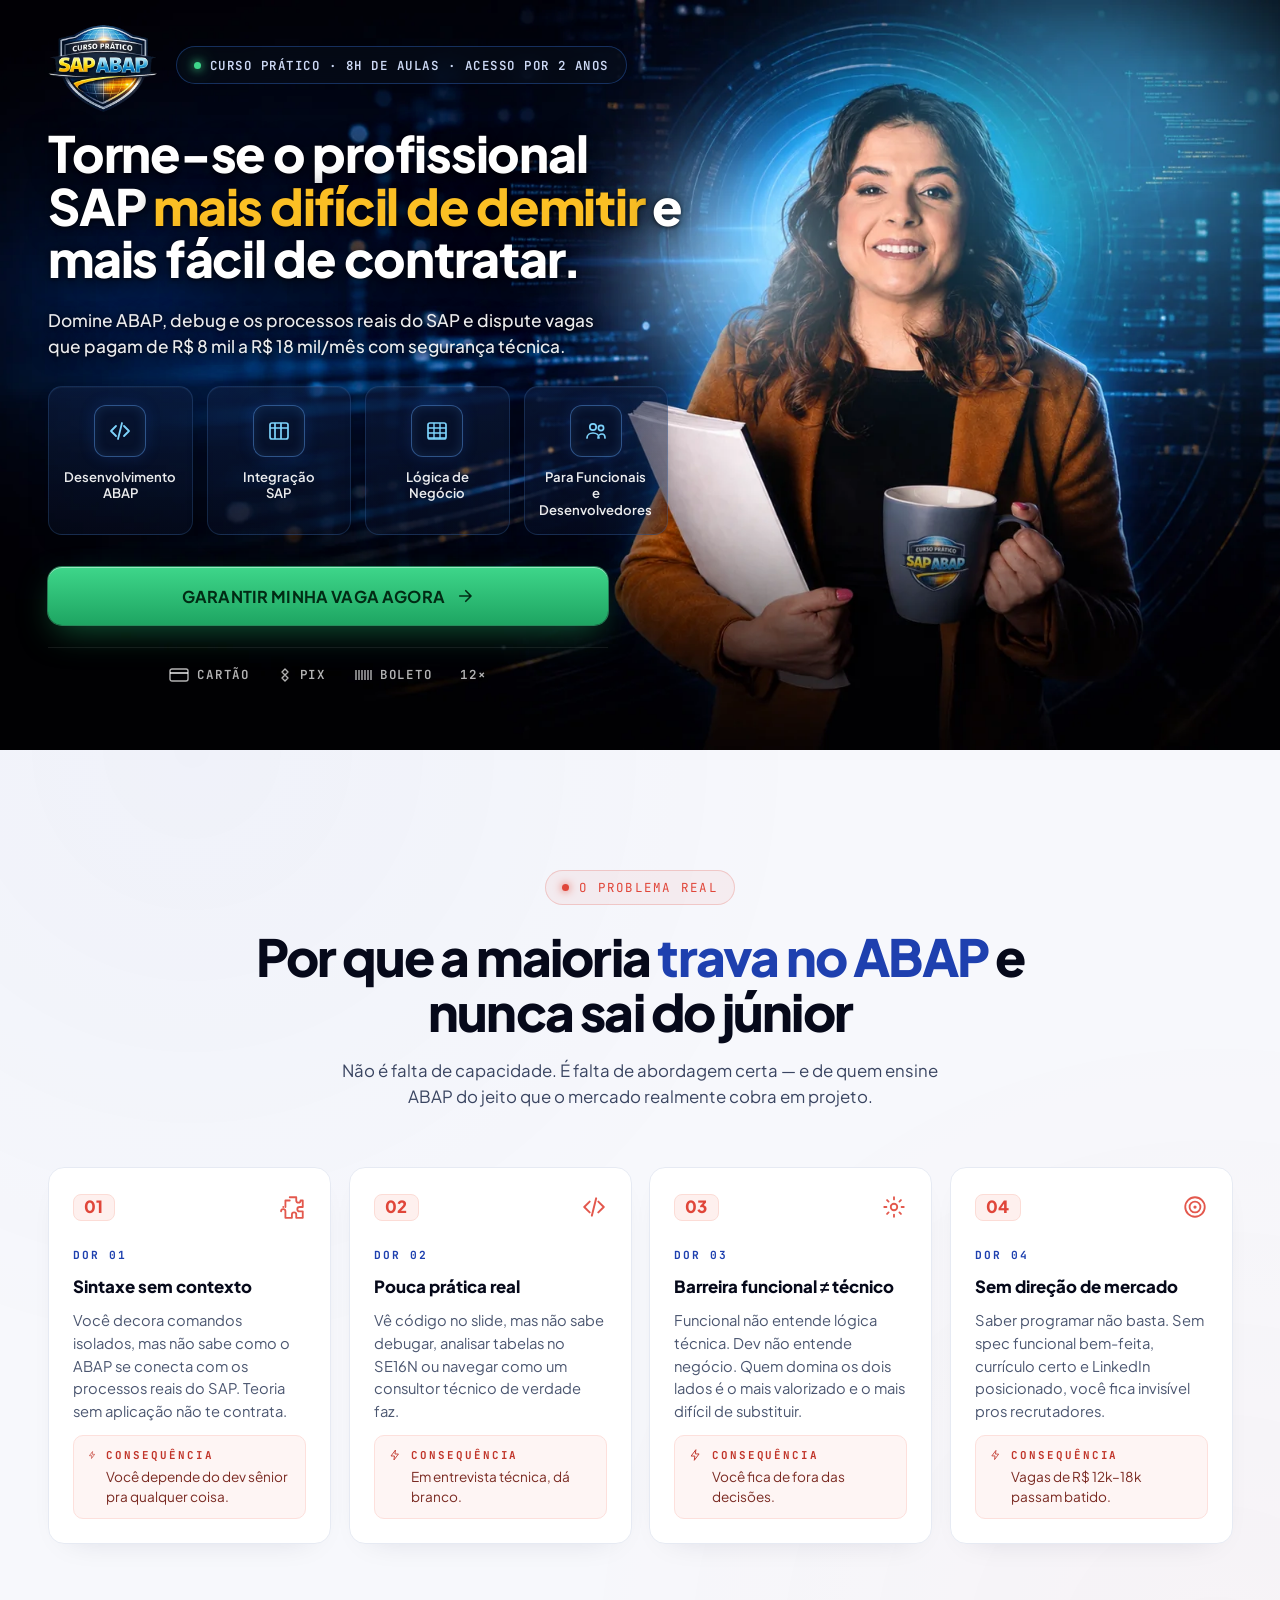
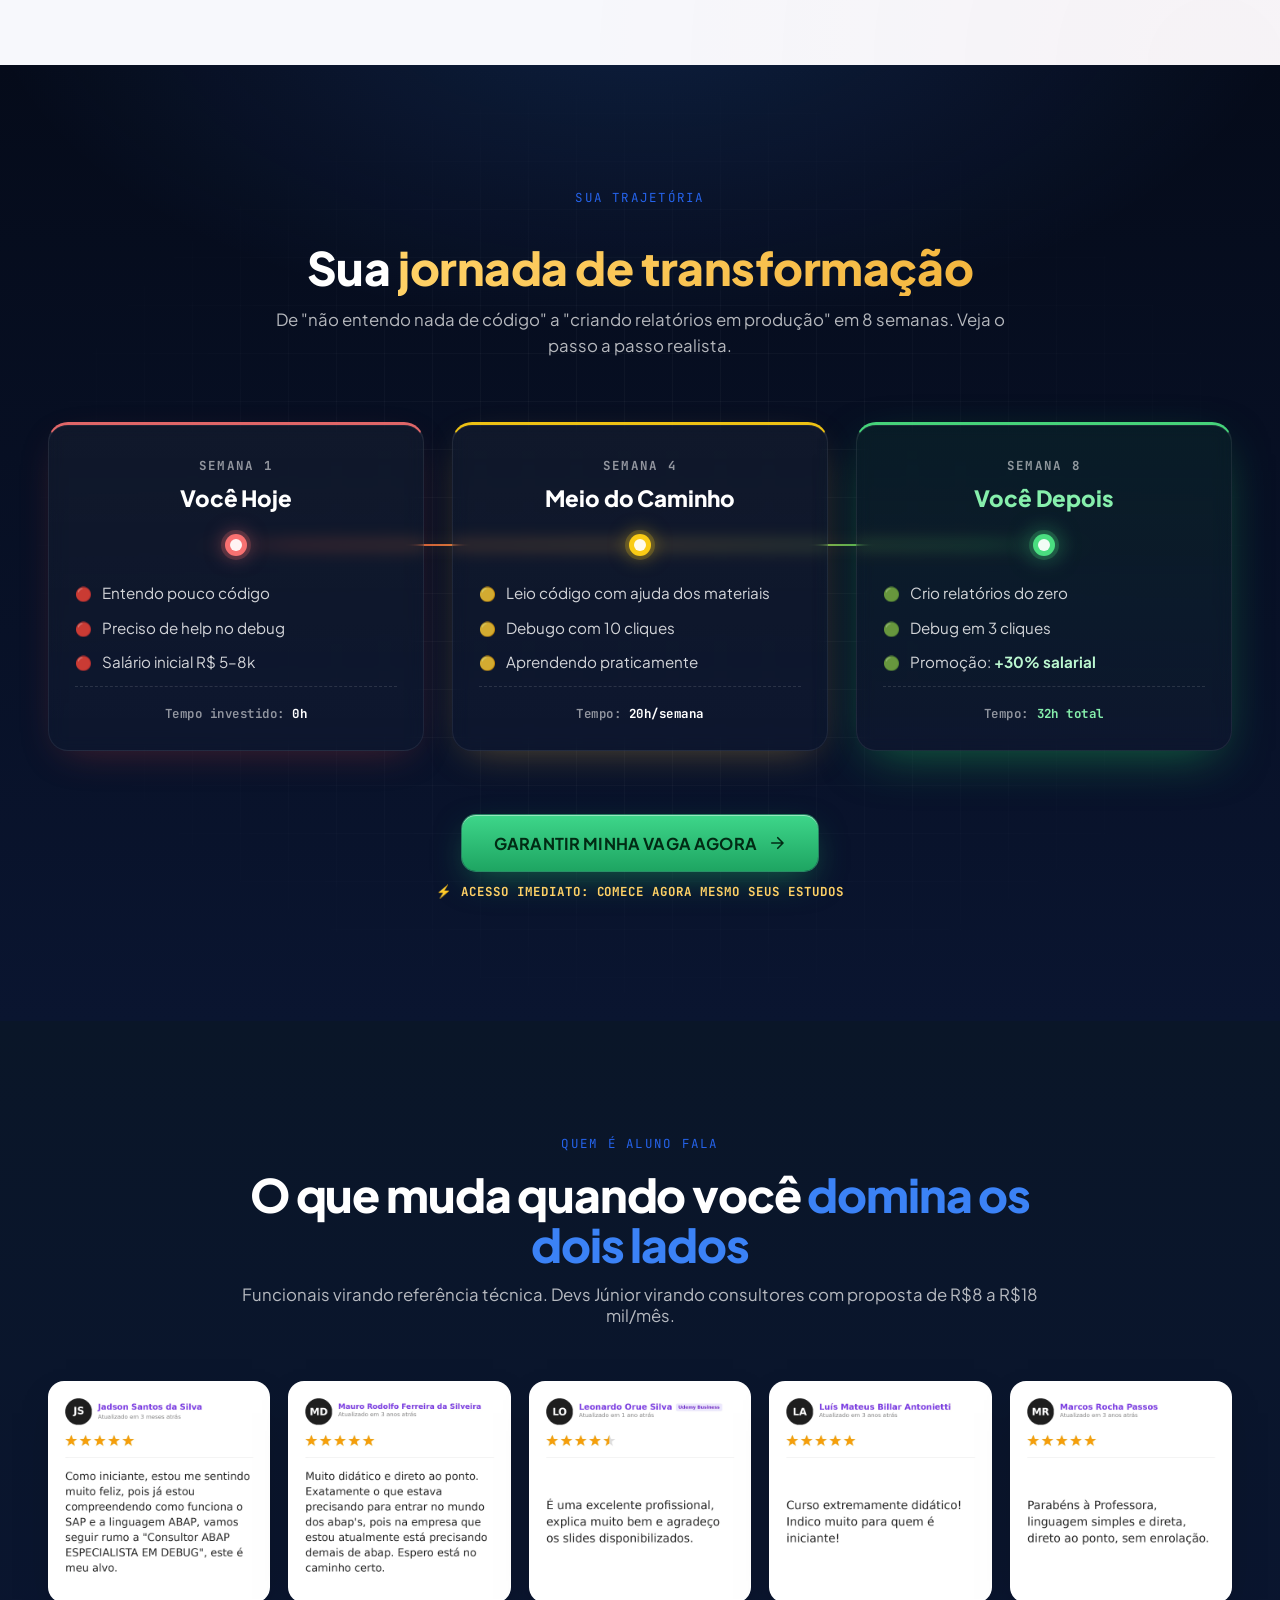
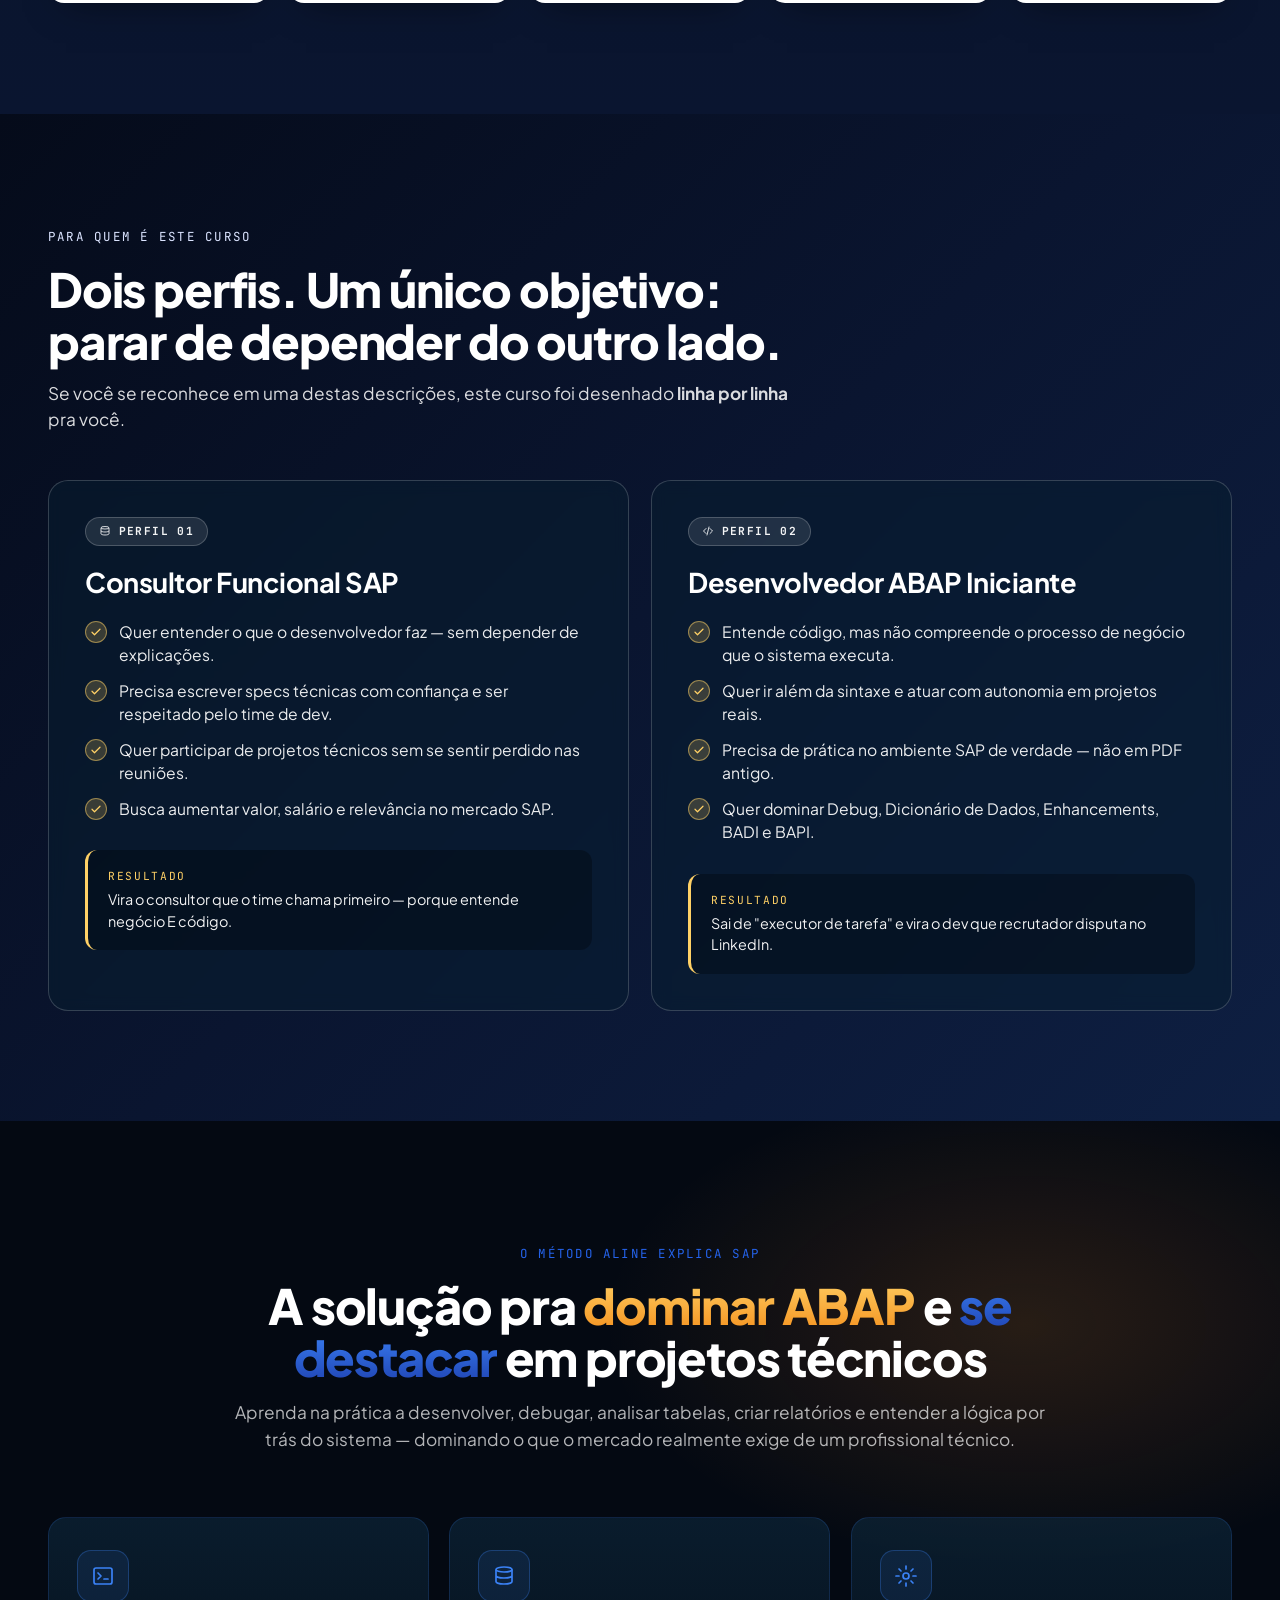
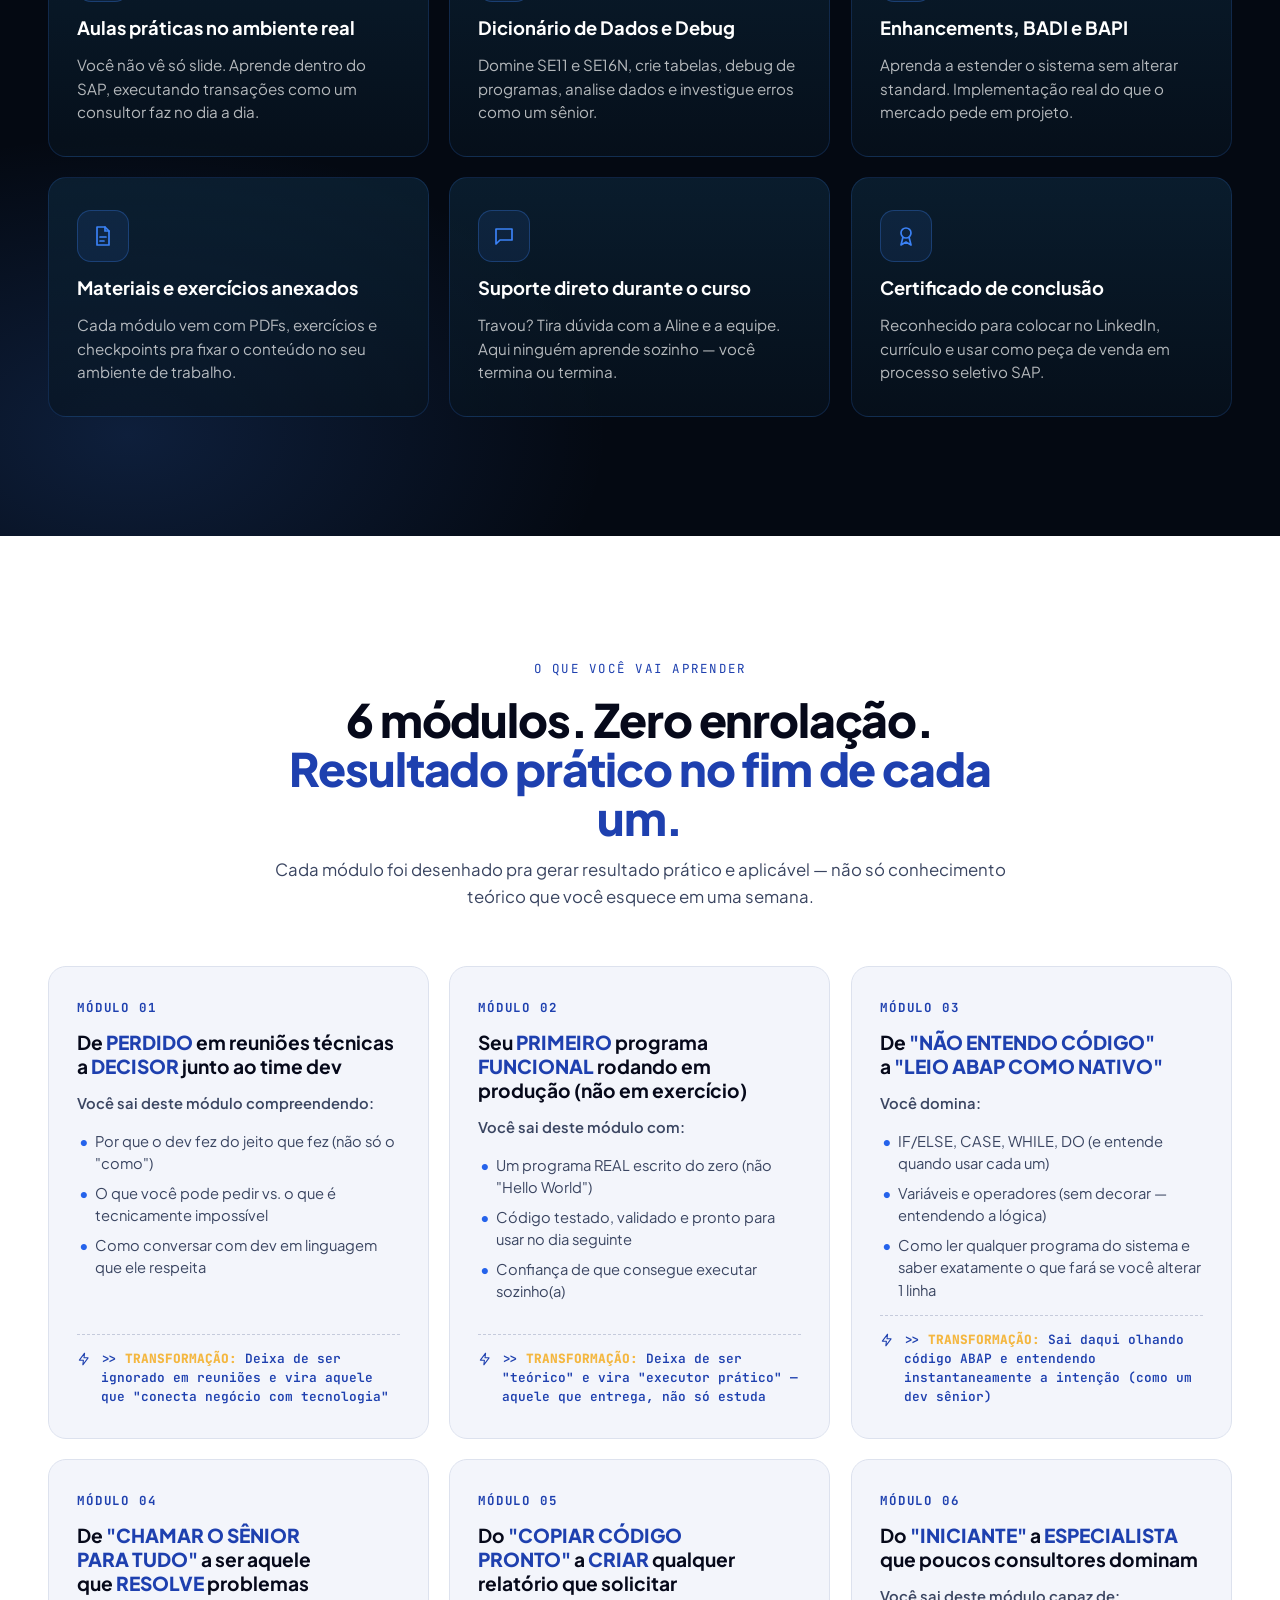
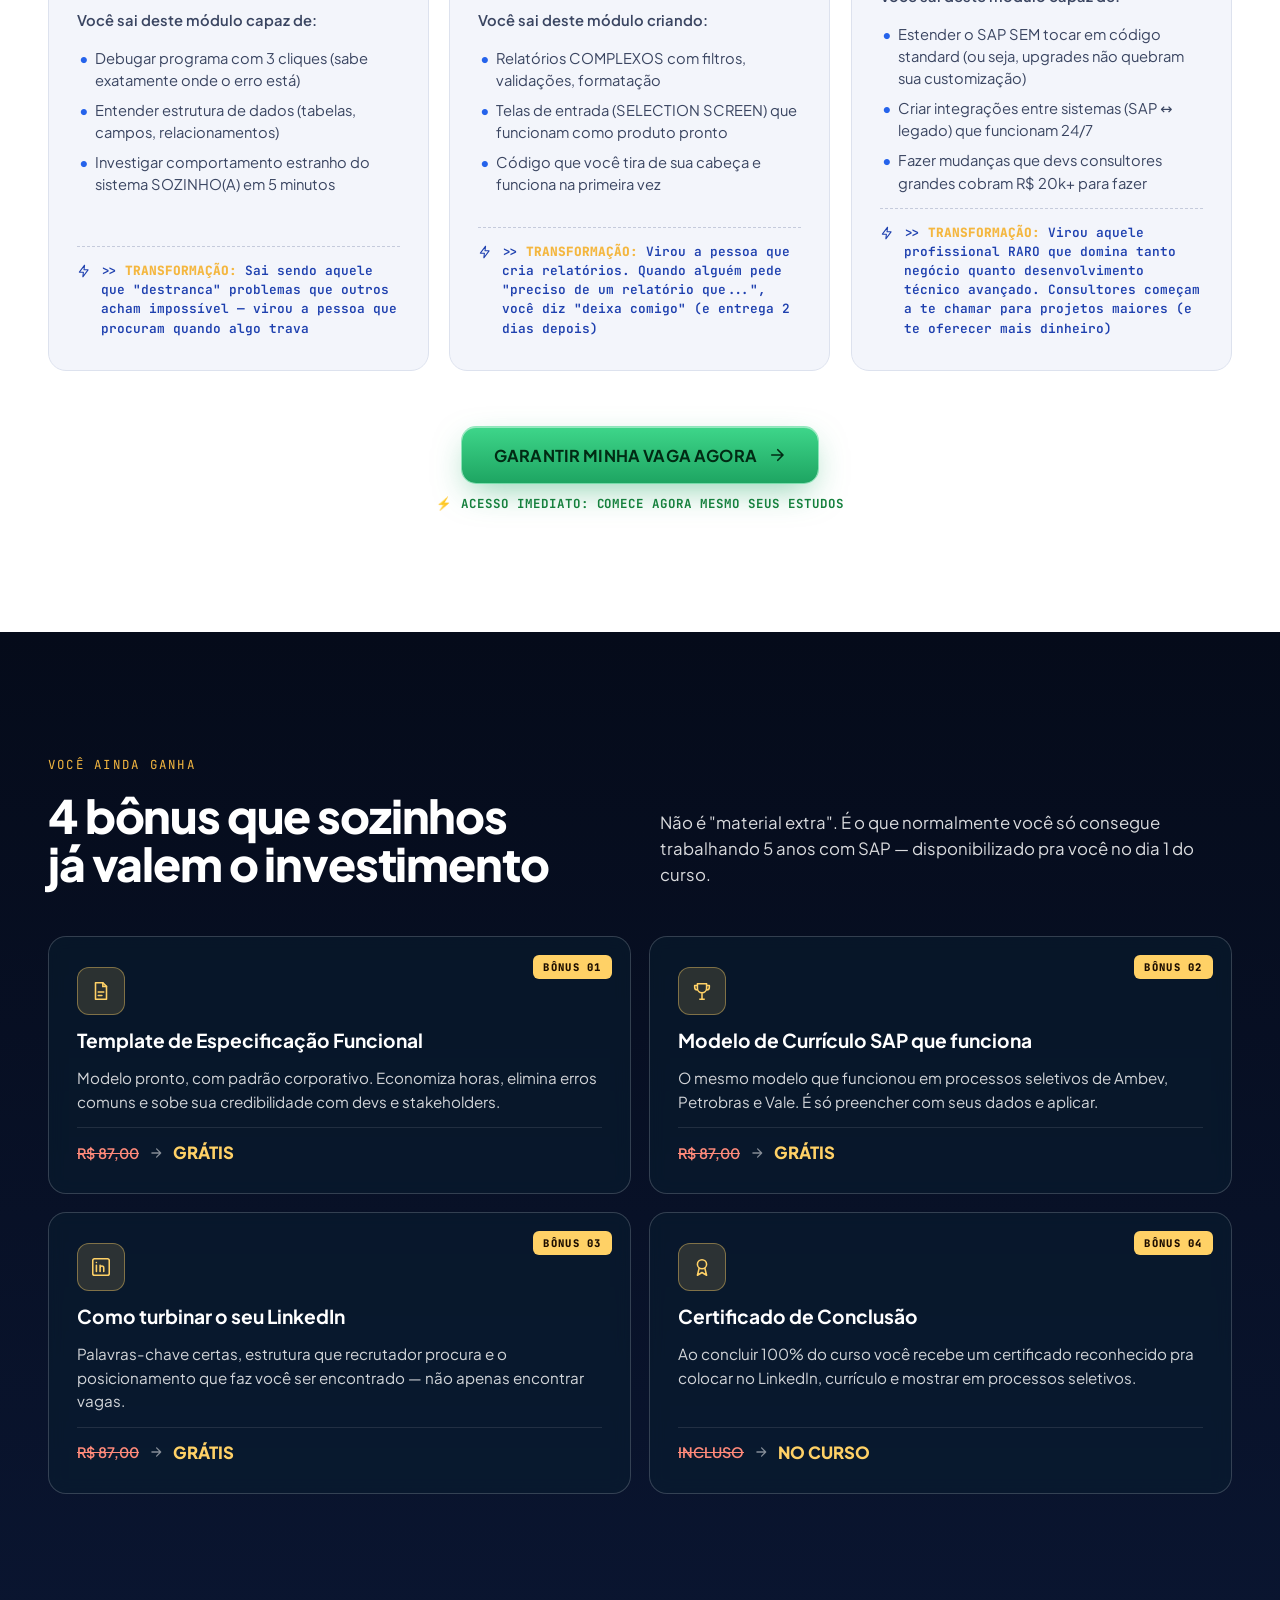
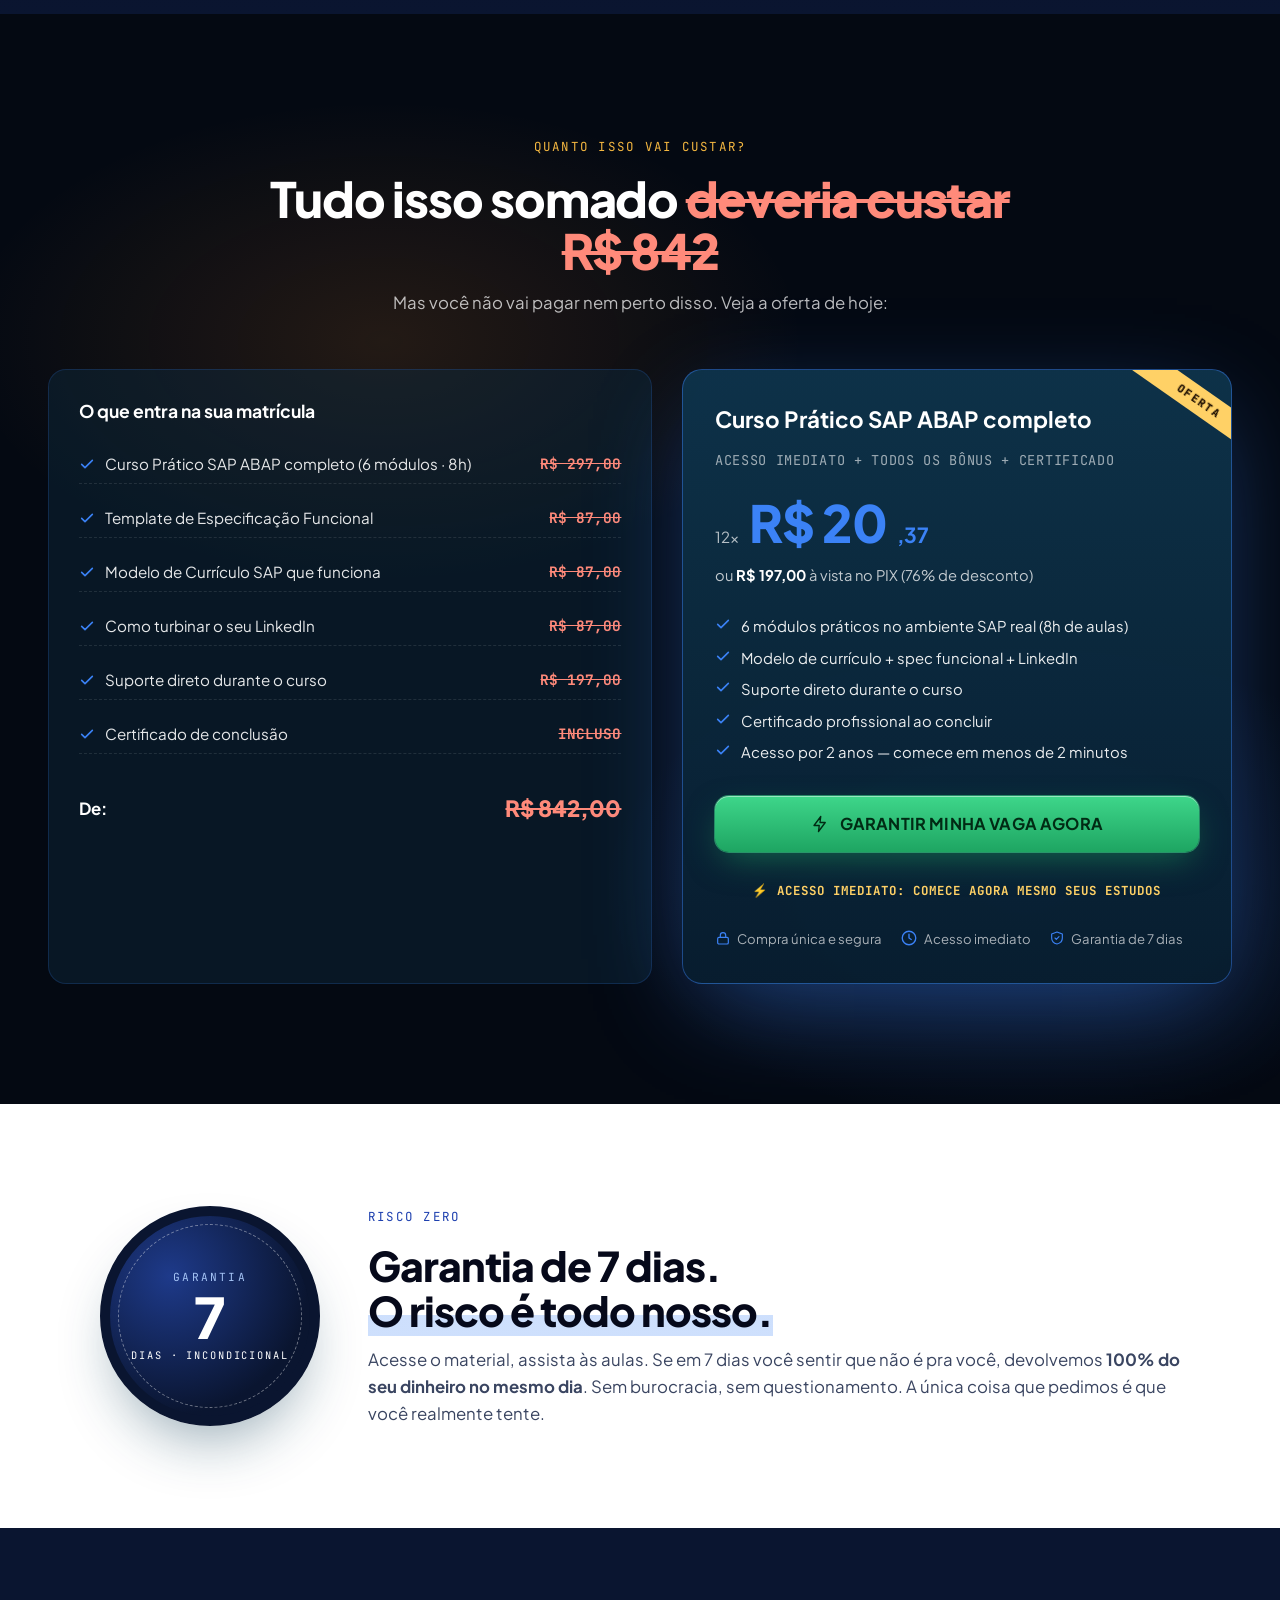
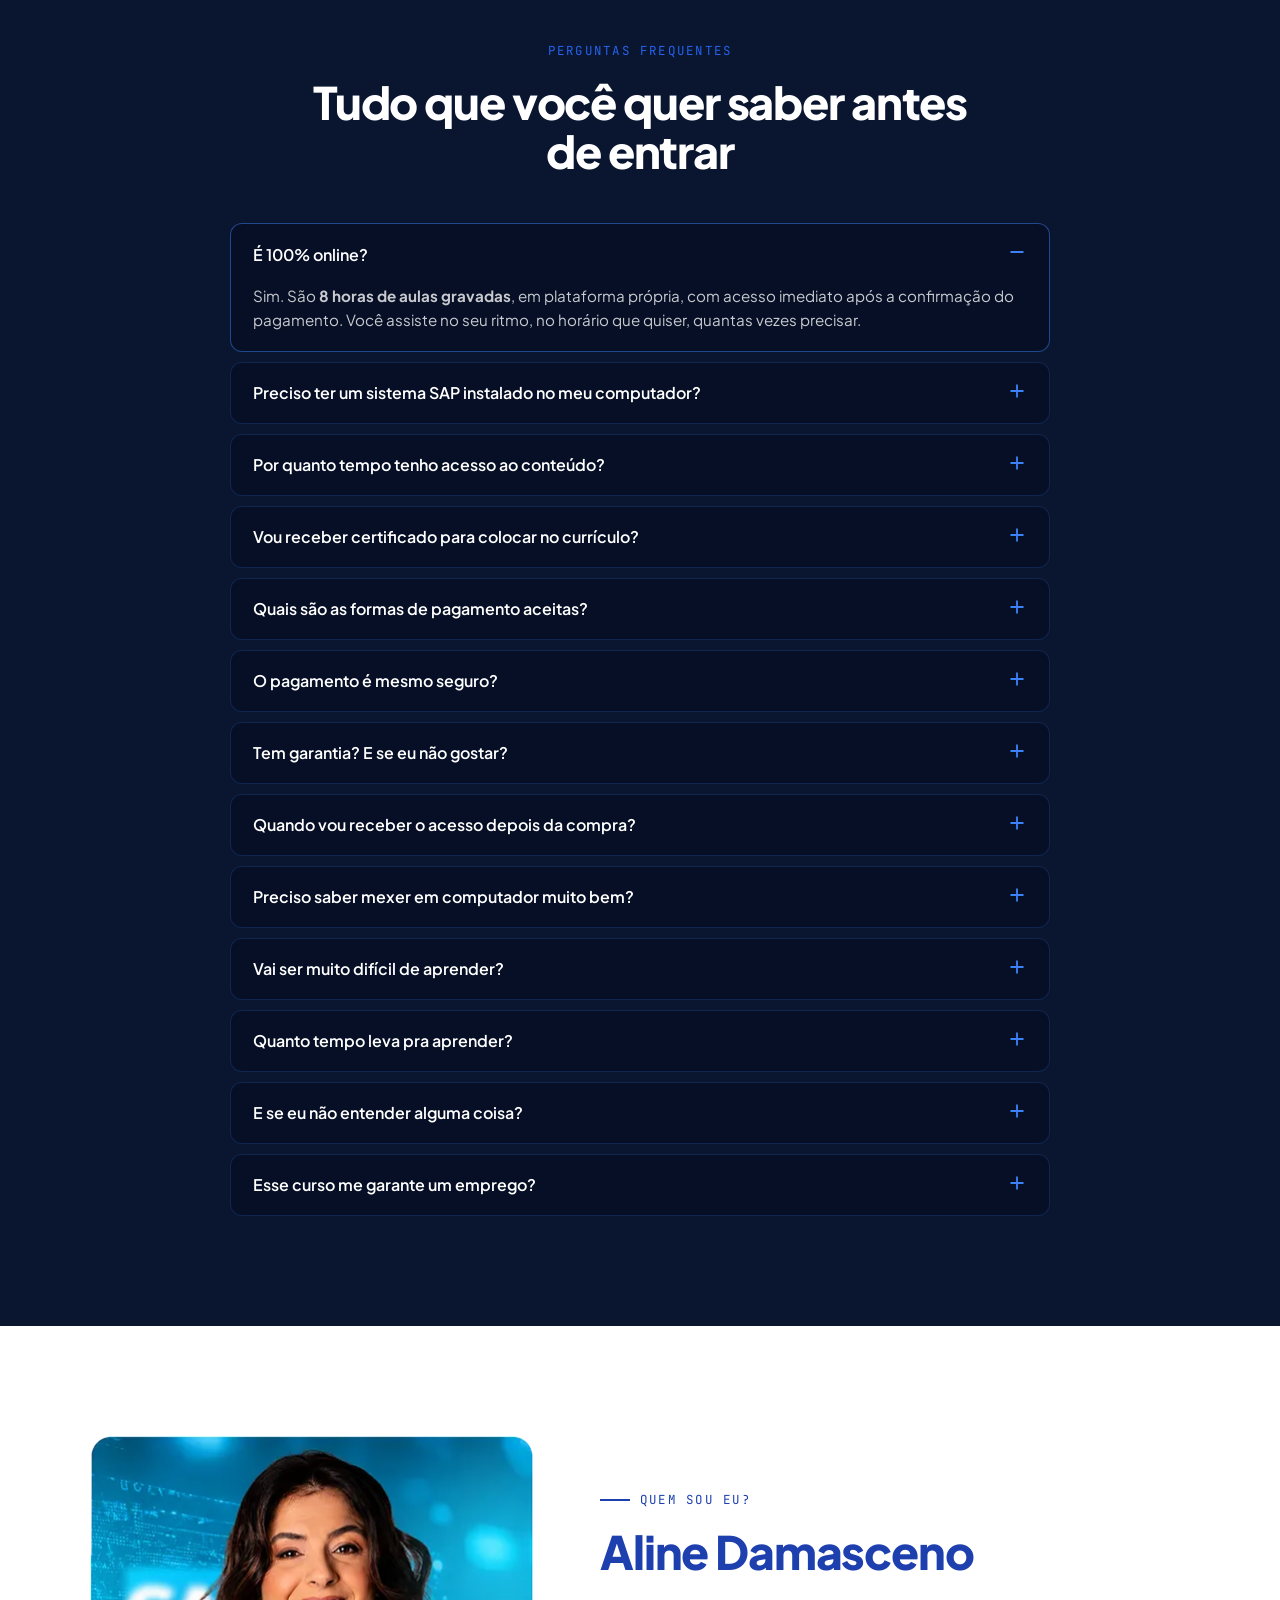
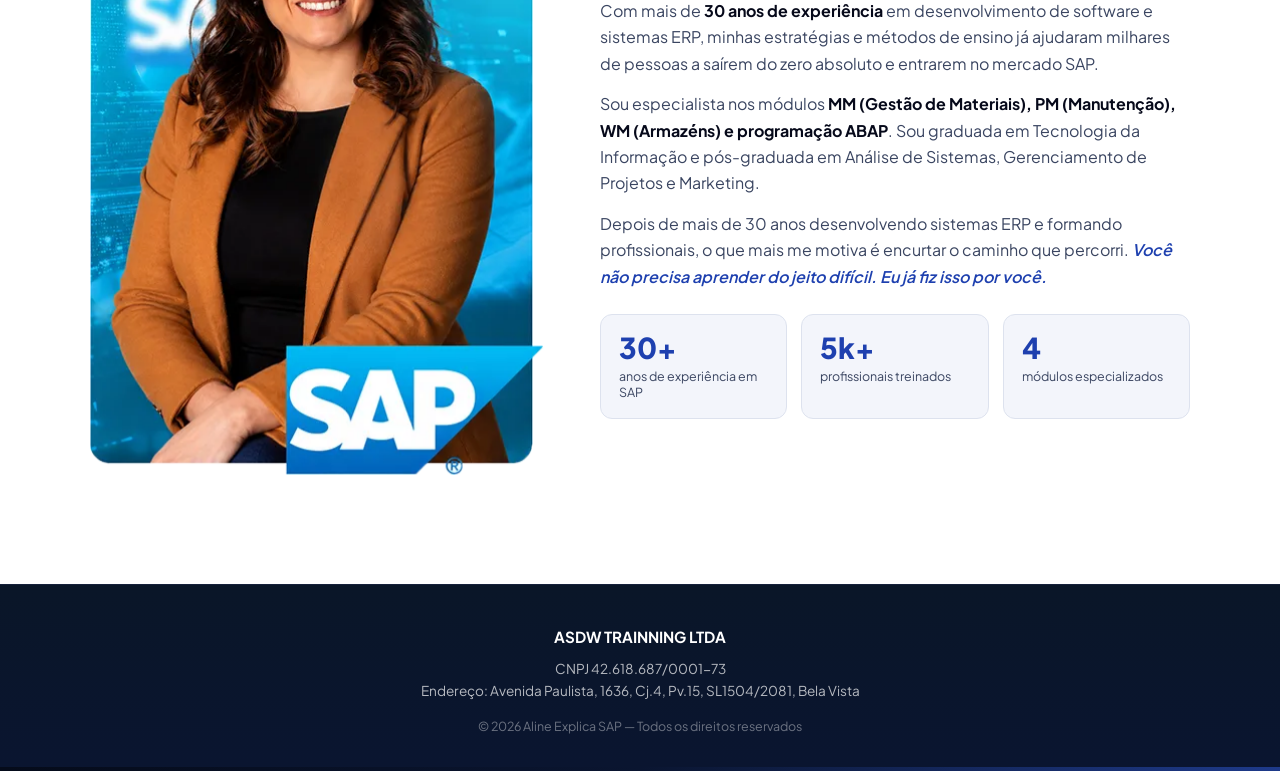
<file: index.html>
<!doctype html>
<html lang="pt-BR">

<head>
  <meta charset="utf-8" />
  <meta name="viewport" content="width=device-width, initial-scale=1" />
  <title>Curso Prático SAP ABAP — Aline Explica SAP</title>

  <!-- Fontes self-hosted (subset latin, variáveis — todos os pesos em 1 arquivo cada) -->
  <link rel="preload" href="assets/fonts/plus-jakarta-sans-latin.woff2" as="font" type="font/woff2" crossorigin>
  <link rel="preload" href="assets/fonts/jetbrains-mono-latin.woff2" as="font" type="font/woff2" crossorigin>

  <link rel="stylesheet" href="styles.css">

  <!-- Meta Pixel — carrega só após primeira interação do usuário (scroll/click/touch/mouse) ou 4s -->
  <script>
    (function () {
      var loaded = false;
      function loadPixel() {
        if (loaded) return;
        loaded = true;
        events.forEach(function (ev) { window.removeEventListener(ev, loadPixel, opts); });
        clearTimeout(fallback);
        !function (f, b, e, v, n, t, s) {
          if (f.fbq) return; n = f.fbq = function () {
            n.callMethod ? n.callMethod.apply(n, arguments) : n.queue.push(arguments)
          };
          if (!f._fbq) f._fbq = n; n.push = n; n.loaded = !0; n.version = '2.0';
          n.queue = []; t = b.createElement(e); t.async = !0;
          t.src = v; s = b.getElementsByTagName(e)[0];
          s.parentNode.insertBefore(t, s)
        }(window, document, 'script', 'https://connect.facebook.net/en_US/fbevents.js');
        fbq('init', '564676471958688');
        fbq('init', '940802978658042');
        fbq('track', 'PageView');
      }
      var events = ['scroll', 'mousemove', 'touchstart', 'click', 'keydown'];
      var opts = { once: true, passive: true, capture: true };
      events.forEach(function (ev) { window.addEventListener(ev, loadPixel, opts); });
      var fallback = setTimeout(loadPixel, 4000);
    })();
  </script>
  <noscript>
    <img height="1" width="1" style="display:none"
      src="https://www.facebook.com/tr?id=564676471958688&ev=PageView&noscript=1" alt="" />
    <img height="1" width="1" style="display:none"
      src="https://www.facebook.com/tr?id=940802978658042&ev=PageView&noscript=1" alt="" />
  </noscript>
  <!-- End Meta Pixel Code -->
</head>

<body>

  <!-- ========================== HERO ========================== -->
  <section class="hero">
    <div class="hero__bg"></div>
    <div class="container">
      <div class="hero__topbar">
        <div class="hero__brand">
          <img src="assets/logo-sap-abap.webp" alt="Curso Prático SAP ABAP" width="180" height="180" decoding="async" />
        </div>
        <div class="hero__badge">
          <span class="hero__badge-dot"></span>
          CURSO PRÁTICO · 8H DE AULAS · ACESSO POR 2 ANOS
        </div>
      </div>

      <div class="hero__content">
        <div class="hero__inner">
          <h1 class="hero__title">
            Torne-se o profissional SAP <span class="accent">mais difícil de demitir</span> e mais fácil de contratar.
          </h1>

          <p class="hero__sub">
            Domine ABAP, debug e os processos reais do SAP e dispute vagas que pagam de R$ 8 mil a R$ 18 mil/mês com
            segurança técnica.
          </p>

          <ul class="hero__pillars">
            <li class="hero__pillar">
              <div class="hero__pillar-icon">
                <svg viewBox="0 0 24 24" fill="none" width="24" height="24">
                  <path d="M8 7l-5 5 5 5M16 7l5 5-5 5M14 4l-4 16" stroke="#7dd3fc" stroke-width="1.8"
                    stroke-linecap="round" stroke-linejoin="round" />
                </svg>
              </div>
              <div class="hero__pillar-label">
                <div>Desenvolvimento</div>
                <div>ABAP</div>
              </div>
            </li>
            <li class="hero__pillar">
              <div class="hero__pillar-icon">
                <svg viewBox="0 0 24 24" fill="none" width="24" height="24">
                  <rect x="3" y="4" width="18" height="16" rx="2" stroke="#7dd3fc" stroke-width="1.7" />
                  <path d="M3 9h18M8 4v16M14 4v16" stroke="#7dd3fc" stroke-width="1.7" />
                </svg>
              </div>
              <div class="hero__pillar-label">
                <div>Integração</div>
                <div>SAP</div>
              </div>
            </li>
            <li class="hero__pillar">
              <div class="hero__pillar-icon">
                <svg viewBox="0 0 24 24" fill="none" width="24" height="24">
                  <rect x="3" y="4" width="18" height="16" rx="2" stroke="#7dd3fc" stroke-width="1.7" />
                  <path d="M3 9h18M3 14h18M3 19h18M9 4v16M15 4v16" stroke="#7dd3fc" stroke-width="1.4" />
                </svg>
              </div>
              <div class="hero__pillar-label">
                <div>Lógica de</div>
                <div>Negócio</div>
              </div>
            </li>
            <li class="hero__pillar">
              <div class="hero__pillar-icon">
                <svg viewBox="0 0 24 24" fill="none" width="24" height="24">
                  <circle cx="9" cy="8" r="3.2" stroke="#7dd3fc" stroke-width="1.7" />
                  <circle cx="17" cy="9" r="2.6" stroke="#7dd3fc" stroke-width="1.7" />
                  <path d="M3 19c0-3 2.7-5 6-5s6 2 6 5M14 19c0-2.5 2-4 4-4s3 1 3 4" stroke="#7dd3fc" stroke-width="1.7"
                    stroke-linecap="round" />
                </svg>
              </div>
              <div class="hero__pillar-label">
                <div>Para Funcionais</div>
                <div>e Desenvolvedores</div>
              </div>
            </li>
          </ul>

          <div class="hero__cta-wrap">
            <a href="#preco" class="cta green">
              GARANTIR MINHA VAGA AGORA
              <svg class="arrow" viewBox="0 0 24 24" fill="none" width="18" height="18">
                <path d="M5 12h14M13 5l7 7-7 7" stroke="#012b14" stroke-width="2.2" stroke-linecap="round"
                  stroke-linejoin="round" />
              </svg>
            </a>
          </div>

          <div class="hero__pay">
            <span class="hero__pay-item">
              <svg width="20" height="14" viewBox="0 0 20 14" fill="none">
                <rect x="1" y="1" width="18" height="12" rx="2" stroke="currentColor" stroke-width="1.4" />
                <rect x="1" y="4" width="18" height="2" fill="currentColor" />
              </svg>
              Cartão
            </span>
            <span class="hero__pay-item">
              <svg width="14" height="14" viewBox="0 0 14 14" fill="none">
                <path d="M7 1l3 3-3 3-3-3 3-3zM7 7l3 3-3 3-3-3 3-3z" stroke="currentColor" stroke-width="1.4"
                  stroke-linejoin="round" />
              </svg>
              Pix
            </span>
            <span class="hero__pay-item">
              <svg width="18" height="14" viewBox="0 0 18 14" fill="none">
                <path d="M2 2v10M5 2v10M8 2v10M11 2v10M14 2v10M17 2v10" stroke="currentColor" stroke-width="1.4" />
              </svg>
              Boleto
            </span>
            <span class="hero__pay-item">12×</span>
          </div>
        </div>
      </div>
    </div>
  </section>

  <!-- ========================== PROBLEMA ========================== -->
  <section class="problema" id="problema">
    <div class="problema__bg"></div>
    <div class="container">
      <div class="problema__head" data-reveal>
        <div class="problema__eyebrow"><span class="problema__eyedot"></span> O Problema Real</div>
        <h2 class="problema__title">Por que a maioria <span class="accent">trava no ABAP</span> e nunca sai do júnior
        </h2>
        <p class="problema__sub">Não é falta de capacidade. É falta de abordagem certa — e de quem ensine ABAP do jeito
          que o mercado realmente cobra em projeto.</p>
      </div>

      <div class="problema__grid" data-reveal-group>
        <div class="problema__card" data-reveal>
          <div class="problema__top">
            <div class="problema__num">01</div>
            <div class="problema__icon">
              <svg viewBox="0 0 24 24" fill="none" width="26" height="26">
                <path
                  d="M9 3h6v3a2 2 0 104 0v0h2v6h-3a2 2 0 100 4h3v6h-6v-3a2 2 0 10-4 0v3H5v-6a2 2 0 10-4 0v0M3 12h0M5 12V6h4"
                  stroke="#e0463a" stroke-width="1.7" stroke-linejoin="round" stroke-linecap="round" />
              </svg>
            </div>
          </div>
          <div class="problema__tag">DOR 01</div>
          <h3 class="problema__cardtitle">Sintaxe sem contexto</h3>
          <p class="problema__cardtext">Você decora comandos isolados, mas não sabe como o ABAP se conecta com os
            processos reais do SAP. Teoria sem aplicação não te contrata.</p>
          <div class="problema__cons">
            <svg viewBox="0 0 24 24" fill="none" width="14" height="14">
              <path d="M13 2L4 14h7l-1 8 9-12h-7l1-8z" stroke="#c1352a" stroke-width="1.8" stroke-linejoin="round" />
            </svg>
            <div>
              <div class="problema__cons-label">Consequência</div>
              Você depende do dev sênior pra qualquer coisa.
            </div>
          </div>
        </div>

        <div class="problema__card" data-reveal>
          <div class="problema__top">
            <div class="problema__num">02</div>
            <div class="problema__icon">
              <svg viewBox="0 0 24 24" fill="none" width="26" height="26">
                <path d="M8 7l-5 5 5 5M16 7l5 5-5 5M14 4l-4 16" stroke="#e0463a" stroke-width="1.8"
                  stroke-linecap="round" stroke-linejoin="round" />
              </svg>
            </div>
          </div>
          <div class="problema__tag">DOR 02</div>
          <h3 class="problema__cardtitle">Pouca prática real</h3>
          <p class="problema__cardtext">Vê código no slide, mas não sabe debugar, analisar tabelas no SE16N ou navegar
            como um consultor técnico de verdade faz.</p>
          <div class="problema__cons">
            <svg viewBox="0 0 24 24" fill="none" width="14" height="14">
              <path d="M13 2L4 14h7l-1 8 9-12h-7l1-8z" stroke="#c1352a" stroke-width="1.8" stroke-linejoin="round" />
            </svg>
            <div>
              <div class="problema__cons-label">Consequência</div>
              Em entrevista técnica, dá branco.
            </div>
          </div>
        </div>

        <div class="problema__card" data-reveal>
          <div class="problema__top">
            <div class="problema__num">03</div>
            <div class="problema__icon">
              <svg viewBox="0 0 24 24" fill="none" width="26" height="26">
                <circle cx="12" cy="12" r="3" stroke="#e0463a" stroke-width="1.7" />
                <path d="M12 3v2M12 19v2M3 12h2M19 12h2M5.6 5.6l1.4 1.4M17 17l1.4 1.4M5.6 18.4L7 17M17 7l1.4-1.4"
                  stroke="#e0463a" stroke-width="1.7" stroke-linecap="round" />
              </svg>
            </div>
          </div>
          <div class="problema__tag">DOR 03</div>
          <h3 class="problema__cardtitle">Barreira funcional ≠ técnico</h3>
          <p class="problema__cardtext">Funcional não entende lógica técnica. Dev não entende negócio. Quem domina os
            dois lados é o mais valorizado e o mais difícil de substituir.</p>
          <div class="problema__cons">
            <svg viewBox="0 0 24 24" fill="none" width="14" height="14">
              <path d="M13 2L4 14h7l-1 8 9-12h-7l1-8z" stroke="#c1352a" stroke-width="1.8" stroke-linejoin="round" />
            </svg>
            <div>
              <div class="problema__cons-label">Consequência</div>
              Você fica de fora das decisões.
            </div>
          </div>
        </div>

        <div class="problema__card" data-reveal>
          <div class="problema__top">
            <div class="problema__num">04</div>
            <div class="problema__icon">
              <svg viewBox="0 0 24 24" fill="none" width="26" height="26">
                <circle cx="12" cy="12" r="9" stroke="#e0463a" stroke-width="1.7" />
                <circle cx="12" cy="12" r="5" stroke="#e0463a" stroke-width="1.7" />
                <circle cx="12" cy="12" r="1.5" fill="#e0463a" />
              </svg>
            </div>
          </div>
          <div class="problema__tag">DOR 04</div>
          <h3 class="problema__cardtitle">Sem direção de mercado</h3>
          <p class="problema__cardtext">Saber programar não basta. Sem spec funcional bem-feita, currículo certo e
            LinkedIn posicionado, você fica invisível pros recrutadores.</p>
          <div class="problema__cons">
            <svg viewBox="0 0 24 24" fill="none" width="14" height="14">
              <path d="M13 2L4 14h7l-1 8 9-12h-7l1-8z" stroke="#c1352a" stroke-width="1.8" stroke-linejoin="round" />
            </svg>
            <div>
              <div class="problema__cons-label">Consequência</div>
              Vagas de R$ 12k–18k passam batido.
            </div>
          </div>
        </div>
      </div>
    </div>
  </section>

  <!-- ========================== JORNADA ========================== -->
  <section class="jornada" id="jornada">
    <div class="container">
      <div class="jornada__head" data-reveal>
        <div class="eyebrow">Sua trajetória</div>
        <h2 class="jornada__title">Sua <span class="accent">jornada de transformação</span></h2>
        <p class="jornada__sub">De "não entendo nada de código" a "criando relatórios em produção" em 8 semanas. Veja o
          passo a passo realista.</p>
      </div>

      <div class="jornada__timeline" data-reveal-group>
        <div class="jornada__step jornada__step--start" data-reveal>
          <div class="jornada__weeklabel">Semana 1</div>
          <div class="jornada__phase">Você Hoje</div>
          <div class="jornada__bullet" aria-hidden="true"></div>
          <ul class="jornada__list">
            <li><span class="jornada__emoji">🔴</span><span>Entendo pouco código</span></li>
            <li><span class="jornada__emoji">🔴</span><span>Preciso de help no debug</span></li>
            <li><span class="jornada__emoji">🔴</span><span>Salário inicial R$ 5–8k</span></li>
          </ul>
          <div class="jornada__time">Tempo investido: <strong>0h</strong></div>
        </div>

        <div class="jornada__step jornada__step--mid" data-reveal>
          <div class="jornada__weeklabel">Semana 4</div>
          <div class="jornada__phase">Meio do Caminho</div>
          <div class="jornada__bullet" aria-hidden="true"></div>
          <ul class="jornada__list">
            <li><span class="jornada__emoji">🟡</span><span>Leio código com ajuda dos materiais</span></li>
            <li><span class="jornada__emoji">🟡</span><span>Debugo com 10 cliques</span></li>
            <li><span class="jornada__emoji">🟡</span><span>Aprendendo praticamente</span></li>
          </ul>
          <div class="jornada__time">Tempo: <strong>20h/semana</strong></div>
        </div>

        <div class="jornada__step jornada__step--end" data-reveal>
          <div class="jornada__weeklabel">Semana 8</div>
          <div class="jornada__phase">Você Depois</div>
          <div class="jornada__bullet" aria-hidden="true"></div>
          <ul class="jornada__list">
            <li><span class="jornada__emoji">🟢</span><span>Crio relatórios do zero</span></li>
            <li><span class="jornada__emoji">🟢</span><span>Debug em 3 cliques</span></li>
            <li><span class="jornada__emoji">🟢</span><span>Promoção: <strong>+30% salarial</strong></span></li>
          </ul>
          <div class="jornada__time">Tempo: <strong>32h total</strong></div>
        </div>
      </div>

      <div class="jornada__cta" data-reveal="up-sm">
        <a href="#preco" class="cta green">
          GARANTIR MINHA VAGA AGORA
          <svg class="arrow" viewBox="0 0 24 24" fill="none" width="18" height="18">
            <path d="M5 12h14M13 5l7 7-7 7" stroke="#012b14" stroke-width="2.2" stroke-linecap="round"
              stroke-linejoin="round" />
          </svg>
        </a>
        <p class="cta-instant cta-instant--dark">⚡ ACESSO IMEDIATO: COMECE AGORA MESMO SEUS ESTUDOS</p>
      </div>
    </div>
  </section>

  <!-- ========================== DEPOIMENTOS ========================== -->
  <section class="depoimentos">
    <div class="container">
      <div class="depoimentos__head" data-reveal>
        <div class="eyebrow">Quem é aluno fala</div>
        <h2 class="depoimentos__title">O que muda quando você <span class="accent">domina os dois lados</span></h2>
        <p class="depoimentos__sub">Funcionais virando referência técnica. Devs Júnior virando consultores com proposta
          de R$8 a R$18 mil/mês.</p>
      </div>
      <div class="depoimentos__grid" data-reveal>
        <div class="depoimentos__track">
          <!-- Ordem visual: 3, 4, 5, 2, 1 -->
          <figure class="depoimentos__card depoimentos__card--img">
            <img src="assets/depoimentos/depoimento3.webp"
              alt="Depoimento de Jadson Santos da Silva — 5 estrelas: Como iniciante, estou me sentindo muito feliz, pois já estou compreendendo como funciona o SAP e a linguagem ABAP. Vamos seguir rumo a Consultor ABAP especialista em debug, este é meu alvo."
              loading="lazy" decoding="async" />
          </figure>

          <figure class="depoimentos__card depoimentos__card--img">
            <img src="assets/depoimentos/depoimento4.webp"
              alt="Depoimento de Mauro Rodolfo Ferreira da Silveira — 5 estrelas: Muito didático e direto ao ponto. Exatamente o que estava precisando para entrar no mundo dos ABAPs, pois na empresa que estou atualmente está precisando demais de ABAP. Espero estar no caminho certo."
              loading="lazy" decoding="async" />
          </figure>

          <figure class="depoimentos__card depoimentos__card--img">
            <img src="assets/depoimentos/depoimento5.webp"
              alt="Depoimento de Leonardo Orue Silva (Udemy Business) — 4,5 estrelas: É uma excelente profissional, explica muito bem e agradeço os slides disponibilizados."
              loading="lazy" decoding="async" />
          </figure>

          <figure class="depoimentos__card depoimentos__card--img">
            <img src="assets/depoimentos/depoimento2.webp"
              alt="Depoimento de Luís Mateus Billar Antonietti — 5 estrelas: Curso extremamente didático! Indico muito para quem é iniciante!"
              loading="lazy" decoding="async" />
          </figure>

          <figure class="depoimentos__card depoimentos__card--img">
            <img src="assets/depoimentos/depoimento1.webp"
              alt="Depoimento de Marcos Rocha Passos — 5 estrelas: Parabéns à Professora, linguagem simples e direta, direto ao ponto, sem enrolação."
              loading="lazy" decoding="async" />
          </figure>

          <!-- Duplicatas para o loop contínuo do marquee no mobile (escondidas no desktop) -->
          <figure class="depoimentos__card depoimentos__card--img" aria-hidden="true">
            <img src="assets/depoimentos/depoimento3.webp" alt="" loading="lazy" decoding="async" />
          </figure>
          <figure class="depoimentos__card depoimentos__card--img" aria-hidden="true">
            <img src="assets/depoimentos/depoimento4.webp" alt="" loading="lazy" decoding="async" />
          </figure>
          <figure class="depoimentos__card depoimentos__card--img" aria-hidden="true">
            <img src="assets/depoimentos/depoimento5.webp" alt="" loading="lazy" decoding="async" />
          </figure>
          <figure class="depoimentos__card depoimentos__card--img" aria-hidden="true">
            <img src="assets/depoimentos/depoimento2.webp" alt="" loading="lazy" decoding="async" />
          </figure>
          <figure class="depoimentos__card depoimentos__card--img" aria-hidden="true">
            <img src="assets/depoimentos/depoimento1.webp" alt="" loading="lazy" decoding="async" />
          </figure>
        </div>
      </div>
    </div>
  </section>

  <!-- ========================== PARA QUEM ========================== -->
  <section class="paraquem" id="paraquem">
    <div class="container">
      <div class="paraquem__head" data-reveal>
        <div class="eyebrow" style="color:#dbe4ff">Para quem é este curso</div>
        <h2 class="paraquem__title">Dois perfis. Um único objetivo: <br>parar de depender do outro lado.</h2>
        <p class="paraquem__sub">Se você se reconhece em uma destas descrições, este curso foi desenhado <strong>linha
            por linha</strong> pra você.</p>
      </div>

      <div class="paraquem__grid" data-reveal-group>
        <div class="paraquem__card" data-reveal>
          <span class="paraquem__chip">
            <svg viewBox="0 0 24 24" fill="none" width="12" height="12">
              <ellipse cx="12" cy="5.5" rx="8" ry="2.5" stroke="currentColor" stroke-width="1.7" />
              <path d="M4 5.5v6c0 1.4 3.6 2.5 8 2.5s8-1.1 8-2.5v-6M4 11.5v6c0 1.4 3.6 2.5 8 2.5s8-1.1 8-2.5v-6"
                stroke="currentColor" stroke-width="1.7" />
            </svg>
            Perfil 01
          </span>
          <h3 class="paraquem__cardtitle">Consultor Funcional SAP</h3>
          <ul class="paraquem__bullets">
            <li class="paraquem__bullet"><span class="paraquem__dot"><svg viewBox="0 0 24 24" fill="none" width="12"
                  height="12">
                  <path d="M4 12.5l5 5 11-11" stroke="#ffd166" stroke-width="2.4" stroke-linecap="round"
                    stroke-linejoin="round" />
                </svg></span>Quer entender o que o desenvolvedor faz — sem depender de explicações.</li>
            <li class="paraquem__bullet"><span class="paraquem__dot"><svg viewBox="0 0 24 24" fill="none" width="12"
                  height="12">
                  <path d="M4 12.5l5 5 11-11" stroke="#ffd166" stroke-width="2.4" stroke-linecap="round"
                    stroke-linejoin="round" />
                </svg></span>Precisa escrever specs técnicas com confiança e ser respeitado pelo time de dev.</li>
            <li class="paraquem__bullet"><span class="paraquem__dot"><svg viewBox="0 0 24 24" fill="none" width="12"
                  height="12">
                  <path d="M4 12.5l5 5 11-11" stroke="#ffd166" stroke-width="2.4" stroke-linecap="round"
                    stroke-linejoin="round" />
                </svg></span>Quer participar de projetos técnicos sem se sentir perdido nas reuniões.</li>
            <li class="paraquem__bullet"><span class="paraquem__dot"><svg viewBox="0 0 24 24" fill="none" width="12"
                  height="12">
                  <path d="M4 12.5l5 5 11-11" stroke="#ffd166" stroke-width="2.4" stroke-linecap="round"
                    stroke-linejoin="round" />
                </svg></span>Busca aumentar valor, salário e relevância no mercado SAP.</li>
          </ul>
          <div class="paraquem__outcome">
            <div class="paraquem__outcome-label">Resultado</div>
            Vira o consultor que o time chama primeiro — porque entende negócio E código.
          </div>
        </div>

        <div class="paraquem__card" data-reveal>
          <span class="paraquem__chip">
            <svg viewBox="0 0 24 24" fill="none" width="12" height="12">
              <path d="M8 7l-5 5 5 5M16 7l5 5-5 5M14 4l-4 16" stroke="currentColor" stroke-width="1.8"
                stroke-linecap="round" stroke-linejoin="round" />
            </svg>
            Perfil 02
          </span>
          <h3 class="paraquem__cardtitle">Desenvolvedor ABAP Iniciante</h3>
          <ul class="paraquem__bullets">
            <li class="paraquem__bullet"><span class="paraquem__dot"><svg viewBox="0 0 24 24" fill="none" width="12"
                  height="12">
                  <path d="M4 12.5l5 5 11-11" stroke="#ffd166" stroke-width="2.4" stroke-linecap="round"
                    stroke-linejoin="round" />
                </svg></span>Entende código, mas não compreende o processo de negócio que o sistema executa.</li>
            <li class="paraquem__bullet"><span class="paraquem__dot"><svg viewBox="0 0 24 24" fill="none" width="12"
                  height="12">
                  <path d="M4 12.5l5 5 11-11" stroke="#ffd166" stroke-width="2.4" stroke-linecap="round"
                    stroke-linejoin="round" />
                </svg></span>Quer ir além da sintaxe e atuar com autonomia em projetos reais.</li>
            <li class="paraquem__bullet"><span class="paraquem__dot"><svg viewBox="0 0 24 24" fill="none" width="12"
                  height="12">
                  <path d="M4 12.5l5 5 11-11" stroke="#ffd166" stroke-width="2.4" stroke-linecap="round"
                    stroke-linejoin="round" />
                </svg></span>Precisa de prática no ambiente SAP de verdade — não em PDF antigo.</li>
            <li class="paraquem__bullet"><span class="paraquem__dot"><svg viewBox="0 0 24 24" fill="none" width="12"
                  height="12">
                  <path d="M4 12.5l5 5 11-11" stroke="#ffd166" stroke-width="2.4" stroke-linecap="round"
                    stroke-linejoin="round" />
                </svg></span>Quer dominar Debug, Dicionário de Dados, Enhancements, BADI e BAPI.</li>
          </ul>
          <div class="paraquem__outcome">
            <div class="paraquem__outcome-label">Resultado</div>
            Sai de "executor de tarefa" e vira o dev que recrutador disputa no LinkedIn.
          </div>
        </div>
      </div>
    </div>
  </section>

  <!-- ========================== MÉTODO ========================== -->
  <section class="metodo" id="metodo">
    <div class="metodo__glow"></div>
    <div class="container">
      <div class="metodo__head" data-reveal>
        <div class="eyebrow">O Método Aline Explica SAP</div>
        <h2 class="metodo__title">A solução pra <span class="gold-grad">dominar ABAP</span> e <span class="blue-grad">se
            destacar</span> em projetos técnicos</h2>
        <p class="metodo__sub">Aprenda na prática a desenvolver, debugar, analisar tabelas, criar relatórios e entender
          a lógica por trás do sistema — dominando o que o mercado realmente exige de um profissional técnico.</p>
      </div>
      <div class="metodo__grid" data-reveal-group>
        <div class="metodo__card" data-reveal>
          <div class="metodo__icon"><svg viewBox="0 0 24 24" fill="none" width="24" height="24">
              <rect x="3" y="4" width="18" height="16" rx="2" stroke="currentColor" stroke-width="1.7" />
              <path d="M7 9l3 3-3 3M13 15h4" stroke="currentColor" stroke-width="1.7" stroke-linecap="round"
                stroke-linejoin="round" />
            </svg></div>
          <h3 class="metodo__cardtitle">Aulas práticas no ambiente real</h3>
          <p class="metodo__cardtext">Você não vê só slide. Aprende dentro do SAP, executando transações como um
            consultor faz no dia a dia.</p>
        </div>
        <div class="metodo__card" data-reveal>
          <div class="metodo__icon"><svg viewBox="0 0 24 24" fill="none" width="24" height="24">
              <ellipse cx="12" cy="5.5" rx="8" ry="2.5" stroke="currentColor" stroke-width="1.7" />
              <path d="M4 5.5v6c0 1.4 3.6 2.5 8 2.5s8-1.1 8-2.5v-6M4 11.5v6c0 1.4 3.6 2.5 8 2.5s8-1.1 8-2.5v-6"
                stroke="currentColor" stroke-width="1.7" />
            </svg></div>
          <h3 class="metodo__cardtitle">Dicionário de Dados e Debug</h3>
          <p class="metodo__cardtext">Domine SE11 e SE16N, crie tabelas, debug de programas, analise dados e investigue
            erros como um sênior.</p>
        </div>
        <div class="metodo__card" data-reveal>
          <div class="metodo__icon"><svg viewBox="0 0 24 24" fill="none" width="24" height="24">
              <circle cx="12" cy="12" r="3" stroke="currentColor" stroke-width="1.7" />
              <path d="M12 2v3M12 19v3M2 12h3M19 12h3M5 5l2 2M17 17l2 2M5 19l2-2M17 7l2-2" stroke="currentColor"
                stroke-width="1.7" stroke-linecap="round" />
            </svg></div>
          <h3 class="metodo__cardtitle">Enhancements, BADI e BAPI</h3>
          <p class="metodo__cardtext">Aprenda a estender o sistema sem alterar standard. Implementação real do que o
            mercado pede em projeto.</p>
        </div>
        <div class="metodo__card" data-reveal>
          <div class="metodo__icon"><svg viewBox="0 0 24 24" fill="none" width="24" height="24">
              <path d="M6 3h8l4 4v14H6z" stroke="currentColor" stroke-width="1.7" stroke-linejoin="round" />
              <path d="M14 3v4h4M9 13h6M9 17h4" stroke="currentColor" stroke-width="1.7" stroke-linecap="round" />
            </svg></div>
          <h3 class="metodo__cardtitle">Materiais e exercícios anexados</h3>
          <p class="metodo__cardtext">Cada módulo vem com PDFs, exercícios e checkpoints pra fixar o conteúdo no seu
            ambiente de trabalho.</p>
        </div>
        <div class="metodo__card" data-reveal>
          <div class="metodo__icon"><svg viewBox="0 0 24 24" fill="none" width="24" height="24">
              <path d="M4 5h16v11H8l-4 4z" stroke="currentColor" stroke-width="1.7" stroke-linejoin="round" />
            </svg></div>
          <h3 class="metodo__cardtitle">Suporte direto durante o curso</h3>
          <p class="metodo__cardtext">Travou? Tira dúvida com a Aline e a equipe. Aqui ninguém aprende sozinho — você
            termina ou termina.</p>
        </div>
        <div class="metodo__card" data-reveal>
          <div class="metodo__icon"><svg viewBox="0 0 24 24" fill="none" width="24" height="24">
              <circle cx="12" cy="9" r="5" stroke="currentColor" stroke-width="1.7" />
              <path d="M9 13l-2 8 5-3 5 3-2-8" stroke="currentColor" stroke-width="1.7" stroke-linejoin="round" />
            </svg></div>
          <h3 class="metodo__cardtitle">Certificado de conclusão</h3>
          <p class="metodo__cardtext">Reconhecido para colocar no LinkedIn, currículo e usar como peça de venda em
            processo seletivo SAP.</p>
        </div>
      </div>
    </div>
  </section>

  <!-- ========================== APRENDER ========================== -->
  <section class="aprender" id="aprender">
    <div class="container">
      <div class="aprender__head" data-reveal>
        <div class="eyebrow dark">O que você vai aprender</div>
        <h2 class="aprender__title">6 módulos. Zero enrolação. <br><span class="accent">Resultado prático no fim de cada
            um.</span></h2>
        <p class="aprender__sub">Cada módulo foi desenhado pra gerar resultado prático e aplicável — não só conhecimento
          teórico que você esquece em uma semana.</p>
      </div>
      <div class="aprender__grid" data-reveal-group>
        <div class="aprender__card" data-reveal>
          <div class="aprender__num">MÓDULO 01</div>
          <h3 class="aprender__cardtitle">De <strong>PERDIDO</strong> em reuniões técnicas a <strong>DECISOR</strong> junto
            ao time dev</h3>
          <p class="aprender__cardtext">Você sai deste módulo compreendendo:</p>
          <ul class="aprender__list">
            <li>Por que o dev fez do jeito que fez (não só o "como")</li>
            <li>O que você pode pedir vs. o que é tecnicamente impossível</li>
            <li>Como conversar com dev em linguagem que ele respeita</li>
          </ul>
          <div class="aprender__outcome">
            <svg viewBox="0 0 24 24" fill="none" width="14" height="14">
              <path d="M13 2L4 14h7l-1 8 9-12h-7l1-8z" stroke="#1e40af" stroke-width="1.8" stroke-linejoin="round" />
            </svg>
            <span>&gt;&gt; <strong>TRANSFORMAÇÃO:</strong> Deixa de ser ignorado em reuniões e vira aquele que "conecta
              negócio com tecnologia"</span>
          </div>
        </div>
        <div class="aprender__card" data-reveal>
          <div class="aprender__num">MÓDULO 02</div>
          <h3 class="aprender__cardtitle">Seu <strong>PRIMEIRO</strong> programa <strong>FUNCIONAL</strong> rodando em
            produção (não em exercício)</h3>
          <p class="aprender__cardtext">Você sai deste módulo com:</p>
          <ul class="aprender__list">
            <li>Um programa REAL escrito do zero (não "Hello World")</li>
            <li>Código testado, validado e pronto para usar no dia seguinte</li>
            <li>Confiança de que consegue executar sozinho(a)</li>
          </ul>
          <div class="aprender__outcome">
            <svg viewBox="0 0 24 24" fill="none" width="14" height="14">
              <path d="M13 2L4 14h7l-1 8 9-12h-7l1-8z" stroke="#1e40af" stroke-width="1.8" stroke-linejoin="round" />
            </svg>
            <span>&gt;&gt; <strong>TRANSFORMAÇÃO:</strong> Deixa de ser "teórico" e vira "executor prático" — aquele que
              entrega, não só estuda</span>
          </div>
        </div>
        <div class="aprender__card" data-reveal>
          <div class="aprender__num">MÓDULO 03</div>
          <h3 class="aprender__cardtitle">De <strong>"NÃO ENTENDO CÓDIGO"</strong> a <strong>"LEIO ABAP COMO
              NATIVO"</strong></h3>
          <p class="aprender__cardtext">Você domina:</p>
          <ul class="aprender__list">
            <li>IF/ELSE, CASE, WHILE, DO (e entende quando usar cada um)</li>
            <li>Variáveis e operadores (sem decorar — entendendo a lógica)</li>
            <li>Como ler qualquer programa do sistema e saber exatamente o que fará se você alterar 1 linha</li>
          </ul>
          <div class="aprender__outcome">
            <svg viewBox="0 0 24 24" fill="none" width="14" height="14">
              <path d="M13 2L4 14h7l-1 8 9-12h-7l1-8z" stroke="#1e40af" stroke-width="1.8" stroke-linejoin="round" />
            </svg>
            <span>&gt;&gt; <strong>TRANSFORMAÇÃO:</strong> Sai daqui olhando código ABAP e entendendo instantaneamente a
              intenção (como um dev sênior)</span>
          </div>
        </div>
        <div class="aprender__card" data-reveal>
          <div class="aprender__num">MÓDULO 04</div>
          <h3 class="aprender__cardtitle">De <strong>"CHAMAR O SÊNIOR PARA TUDO"</strong> a ser aquele que
            <strong>RESOLVE</strong> problemas</h3>
          <p class="aprender__cardtext">Você sai deste módulo capaz de:</p>
          <ul class="aprender__list">
            <li>Debugar programa com 3 cliques (sabe exatamente onde o erro está)</li>
            <li>Entender estrutura de dados (tabelas, campos, relacionamentos)</li>
            <li>Investigar comportamento estranho do sistema SOZINHO(A) em 5 minutos</li>
          </ul>
          <div class="aprender__outcome">
            <svg viewBox="0 0 24 24" fill="none" width="14" height="14">
              <path d="M13 2L4 14h7l-1 8 9-12h-7l1-8z" stroke="#1e40af" stroke-width="1.8" stroke-linejoin="round" />
            </svg>
            <span>&gt;&gt; <strong>TRANSFORMAÇÃO:</strong> Sai sendo aquele que "destranca" problemas que outros acham
              impossível — virou a pessoa que procuram quando algo trava</span>
          </div>
        </div>
        <div class="aprender__card" data-reveal>
          <div class="aprender__num">MÓDULO 05</div>
          <h3 class="aprender__cardtitle">Do <strong>"COPIAR CÓDIGO PRONTO"</strong> a <strong>CRIAR</strong> qualquer
            relatório que solicitar</h3>
          <p class="aprender__cardtext">Você sai deste módulo criando:</p>
          <ul class="aprender__list">
            <li>Relatórios COMPLEXOS com filtros, validações, formatação</li>
            <li>Telas de entrada (SELECTION SCREEN) que funcionam como produto pronto</li>
            <li>Código que você tira de sua cabeça e funciona na primeira vez</li>
          </ul>
          <div class="aprender__outcome">
            <svg viewBox="0 0 24 24" fill="none" width="14" height="14">
              <path d="M13 2L4 14h7l-1 8 9-12h-7l1-8z" stroke="#1e40af" stroke-width="1.8" stroke-linejoin="round" />
            </svg>
            <span>&gt;&gt; <strong>TRANSFORMAÇÃO:</strong> Virou a pessoa que cria relatórios. Quando alguém pede "preciso
              de um relatório que...", você diz "deixa comigo" (e entrega 2 dias depois)</span>
          </div>
        </div>
        <div class="aprender__card" data-reveal>
          <div class="aprender__num">MÓDULO 06</div>
          <h3 class="aprender__cardtitle">Do <strong>"INICIANTE"</strong> a <strong>ESPECIALISTA</strong> que poucos
            consultores dominam</h3>
          <p class="aprender__cardtext">Você sai deste módulo capaz de:</p>
          <ul class="aprender__list">
            <li>Estender o SAP SEM tocar em código standard (ou seja, upgrades não quebram sua customização)</li>
            <li>Criar integrações entre sistemas (SAP ↔️ legado) que funcionam 24/7</li>
            <li>Fazer mudanças que devs consultores grandes cobram R$ 20k+ para fazer</li>
          </ul>
          <div class="aprender__outcome">
            <svg viewBox="0 0 24 24" fill="none" width="14" height="14">
              <path d="M13 2L4 14h7l-1 8 9-12h-7l1-8z" stroke="#1e40af" stroke-width="1.8" stroke-linejoin="round" />
            </svg>
            <span>&gt;&gt; <strong>TRANSFORMAÇÃO:</strong> Virou aquele profissional RARO que domina tanto negócio quanto
              desenvolvimento técnico avançado. Consultores começam a te chamar para projetos maiores (e te oferecer mais
              dinheiro)</span>
          </div>
        </div>
      </div>
      <div class="aprender__cta" data-reveal="up-sm">
        <a href="#preco" class="cta green">
          GARANTIR MINHA VAGA AGORA
          <svg class="arrow" viewBox="0 0 24 24" fill="none" width="18" height="18">
            <path d="M5 12h14M13 5l7 7-7 7" stroke="#012b14" stroke-width="2.2" stroke-linecap="round"
              stroke-linejoin="round" />
          </svg>
        </a>
        <p class="cta-instant">⚡ ACESSO IMEDIATO: COMECE AGORA MESMO SEUS ESTUDOS</p>
      </div>
    </div>
  </section>

  <!-- ========================== BÔNUS ========================== -->
  <section class="bonus" id="bonus">
    <div class="container">
      <div class="bonus__head" data-reveal>
        <div>
          <div class="eyebrow gold">Você ainda ganha</div>
          <h2 class="bonus__title">4 bônus que sozinhos <br>já valem o investimento</h2>
        </div>
        <p class="bonus__sub">Não é "material extra". É o que normalmente você só consegue trabalhando 5 anos com SAP —
          disponibilizado pra você no dia 1 do curso.</p>
      </div>

      <div class="bonus__grid" data-reveal-group>
        <div class="bonus__card" data-reveal>
          <span class="bonus__tag">BÔNUS 01</span>
          <div class="bonus__icon"><svg viewBox="0 0 24 24" fill="none" width="22" height="22">
              <path d="M6 3h8l4 4v14H6z" stroke="currentColor" stroke-width="1.7" stroke-linejoin="round" />
              <path d="M14 3v4h4M9 13h6M9 17h4" stroke="currentColor" stroke-width="1.7" stroke-linecap="round" />
            </svg></div>
          <h3 class="bonus__cardtitle">Template de Especificação Funcional</h3>
          <p class="bonus__cardtext">Modelo pronto, com padrão corporativo. Economiza horas, elimina erros comuns e sobe
            sua credibilidade com devs e stakeholders.</p>
          <div class="bonus__price">
            <span class="bonus__price-old">R$ 87,00</span>
            <svg viewBox="0 0 24 24" fill="none" width="14" height="14">
              <path d="M5 12h14M13 5l7 7-7 7" stroke="rgba(255,255,255,.5)" stroke-width="2.2" stroke-linecap="round"
                stroke-linejoin="round" />
            </svg>
            <span class="bonus__price-new">GRÁTIS</span>
          </div>
        </div>

        <div class="bonus__card" data-reveal>
          <span class="bonus__tag">BÔNUS 02</span>
          <div class="bonus__icon"><svg viewBox="0 0 24 24" fill="none" width="22" height="22">
              <path d="M7 4h10v5a5 5 0 01-10 0V4zM7 6H4v2a3 3 0 003 3M17 6h3v2a3 3 0 01-3 3M9 21h6M12 14v7"
                stroke="currentColor" stroke-width="1.7" stroke-linejoin="round" />
            </svg></div>
          <h3 class="bonus__cardtitle">Modelo de Currículo SAP que funciona</h3>
          <p class="bonus__cardtext">O mesmo modelo que funcionou em processos seletivos de Ambev, Petrobras e Vale. É
            só preencher com seus dados e aplicar.</p>
          <div class="bonus__price">
            <span class="bonus__price-old">R$ 87,00</span>
            <svg viewBox="0 0 24 24" fill="none" width="14" height="14">
              <path d="M5 12h14M13 5l7 7-7 7" stroke="rgba(255,255,255,.5)" stroke-width="2.2" stroke-linecap="round"
                stroke-linejoin="round" />
            </svg>
            <span class="bonus__price-new">GRÁTIS</span>
          </div>
        </div>

        <div class="bonus__card" data-reveal>
          <span class="bonus__tag">BÔNUS 03</span>
          <div class="bonus__icon"><svg viewBox="0 0 24 24" fill="none" width="22" height="22">
              <rect x="3" y="3" width="18" height="18" rx="2" stroke="currentColor" stroke-width="1.7" />
              <path d="M7 10v7M7 7v.01M11 17v-4a2 2 0 014 0v4M11 10v7" stroke="currentColor" stroke-width="1.7"
                stroke-linecap="round" />
            </svg></div>
          <h3 class="bonus__cardtitle">Como turbinar o seu LinkedIn</h3>
          <p class="bonus__cardtext">Palavras-chave certas, estrutura que recrutador procura e o posicionamento que faz
            você ser encontrado — não apenas encontrar vagas.</p>
          <div class="bonus__price">
            <span class="bonus__price-old">R$ 87,00</span>
            <svg viewBox="0 0 24 24" fill="none" width="14" height="14">
              <path d="M5 12h14M13 5l7 7-7 7" stroke="rgba(255,255,255,.5)" stroke-width="2.2" stroke-linecap="round"
                stroke-linejoin="round" />
            </svg>
            <span class="bonus__price-new">GRÁTIS</span>
          </div>
        </div>

        <div class="bonus__card" data-reveal>
          <span class="bonus__tag">BÔNUS 04</span>
          <div class="bonus__icon"><svg viewBox="0 0 24 24" fill="none" width="22" height="22">
              <circle cx="12" cy="9" r="5" stroke="currentColor" stroke-width="1.7" />
              <path d="M9 13l-2 8 5-3 5 3-2-8" stroke="currentColor" stroke-width="1.7" stroke-linejoin="round" />
            </svg></div>
          <h3 class="bonus__cardtitle">Certificado de Conclusão</h3>
          <p class="bonus__cardtext">Ao concluir 100% do curso você recebe um certificado reconhecido pra colocar no
            LinkedIn, currículo e mostrar em processos seletivos.</p>
          <div class="bonus__price">
            <span class="bonus__price-old">INCLUSO</span>
            <svg viewBox="0 0 24 24" fill="none" width="14" height="14">
              <path d="M5 12h14M13 5l7 7-7 7" stroke="rgba(255,255,255,.5)" stroke-width="2.2" stroke-linecap="round"
                stroke-linejoin="round" />
            </svg>
            <span class="bonus__price-new">NO CURSO</span>
          </div>
        </div>
      </div>
    </div>
  </section>

  <!-- ========================== PREÇO ========================== -->
  <section class="preco" id="preco">
    <div class="preco__glow"></div>
    <div class="container">
      <div class="preco__head" data-reveal>
        <div class="eyebrow gold">Quanto isso vai custar?</div>
        <h2 class="preco__title">Tudo isso somado <span class="strike">deveria custar R$ 842</span></h2>
        <p class="preco__sub">Mas você não vai pagar nem perto disso. Veja a oferta de hoje:</p>
      </div>

      <div class="preco__stack">
        <div class="preco__list" data-reveal="left">
          <h3 class="preco__listtitle">O que entra na sua matrícula</h3>
          <div class="preco__row">
            <div class="preco__rowname"><svg viewBox="0 0 24 24" fill="none" width="16" height="16">
                <path d="M4 12.5l5 5 11-11" stroke="#3b82f6" stroke-width="2.4" stroke-linecap="round"
                  stroke-linejoin="round" />
              </svg>Curso Prático SAP ABAP completo (6 módulos · 8h)</div>
            <span class="preco__rowprice">R$ 297,00</span>
          </div>
          <div class="preco__row">
            <div class="preco__rowname"><svg viewBox="0 0 24 24" fill="none" width="16" height="16">
                <path d="M4 12.5l5 5 11-11" stroke="#3b82f6" stroke-width="2.4" stroke-linecap="round"
                  stroke-linejoin="round" />
              </svg>Template de Especificação Funcional</div>
            <span class="preco__rowprice">R$ 87,00</span>
          </div>
          <div class="preco__row">
            <div class="preco__rowname"><svg viewBox="0 0 24 24" fill="none" width="16" height="16">
                <path d="M4 12.5l5 5 11-11" stroke="#3b82f6" stroke-width="2.4" stroke-linecap="round"
                  stroke-linejoin="round" />
              </svg>Modelo de Currículo SAP que funciona</div>
            <span class="preco__rowprice">R$ 87,00</span>
          </div>
          <div class="preco__row">
            <div class="preco__rowname"><svg viewBox="0 0 24 24" fill="none" width="16" height="16">
                <path d="M4 12.5l5 5 11-11" stroke="#3b82f6" stroke-width="2.4" stroke-linecap="round"
                  stroke-linejoin="round" />
              </svg>Como turbinar o seu LinkedIn</div>
            <span class="preco__rowprice">R$ 87,00</span>
          </div>
          <div class="preco__row">
            <div class="preco__rowname"><svg viewBox="0 0 24 24" fill="none" width="16" height="16">
                <path d="M4 12.5l5 5 11-11" stroke="#3b82f6" stroke-width="2.4" stroke-linecap="round"
                  stroke-linejoin="round" />
              </svg>Suporte direto durante o curso</div>
            <span class="preco__rowprice">R$ 197,00</span>
          </div>
          <div class="preco__row">
            <div class="preco__rowname"><svg viewBox="0 0 24 24" fill="none" width="16" height="16">
                <path d="M4 12.5l5 5 11-11" stroke="#3b82f6" stroke-width="2.4" stroke-linecap="round"
                  stroke-linejoin="round" />
              </svg>Certificado de conclusão</div>
            <span class="preco__rowprice">INCLUSO</span>
          </div>
          <div class="preco__total">
            <span class="preco__totallabel">De:</span>
            <span class="preco__totalval">R$ 842,00</span>
          </div>
        </div>

        <div class="preco__card" data-reveal="right">
          <span class="preco__ribbon">OFERTA</span>
          <h3 class="preco__cardtitle">Curso Prático SAP ABAP completo</h3>
          <span class="preco__note">ACESSO IMEDIATO + TODOS OS BÔNUS + CERTIFICADO</span>

          <div class="preco__bigprice">
            <span class="preco__bigsuffix">12×</span>
            <span class="preco__bigpx">R$ 20</span>
            <span class="preco__bigcents">,37</span>
          </div>
          <div class="preco__alt">ou <span class="preco__altprice">R$ 197,00</span> à vista no PIX (76% de desconto)
          </div>

          <ul class="preco__bullets">
            <li class="preco__bullet"><svg viewBox="0 0 24 24" fill="none" width="16" height="16">
                <path d="M4 12.5l5 5 11-11" stroke="#3b82f6" stroke-width="2.4" stroke-linecap="round"
                  stroke-linejoin="round" />
              </svg>6 módulos práticos no ambiente SAP real (8h de aulas)</li>
            <li class="preco__bullet"><svg viewBox="0 0 24 24" fill="none" width="16" height="16">
                <path d="M4 12.5l5 5 11-11" stroke="#3b82f6" stroke-width="2.4" stroke-linecap="round"
                  stroke-linejoin="round" />
              </svg>Modelo de currículo + spec funcional + LinkedIn</li>
            <li class="preco__bullet"><svg viewBox="0 0 24 24" fill="none" width="16" height="16">
                <path d="M4 12.5l5 5 11-11" stroke="#3b82f6" stroke-width="2.4" stroke-linecap="round"
                  stroke-linejoin="round" />
              </svg>Suporte direto durante o curso</li>
            <li class="preco__bullet"><svg viewBox="0 0 24 24" fill="none" width="16" height="16">
                <path d="M4 12.5l5 5 11-11" stroke="#3b82f6" stroke-width="2.4" stroke-linecap="round"
                  stroke-linejoin="round" />
              </svg>Certificado profissional ao concluir</li>
            <li class="preco__bullet"><svg viewBox="0 0 24 24" fill="none" width="16" height="16">
                <path d="M4 12.5l5 5 11-11" stroke="#3b82f6" stroke-width="2.4" stroke-linecap="round"
                  stroke-linejoin="round" />
              </svg>Acesso por 2 anos — comece em menos de 2 minutos</li>
          </ul>

          <a href="https://pay.hotmart.com/E103733089W?off=2tjx6r90&amp;checkoutMode=10&amp;bid=1769795642615"
            target="_blank" rel="noopener noreferrer" class="cta green preco__cta">
            <svg viewBox="0 0 24 24" fill="none" width="18" height="18">
              <path d="M13 2L4 14h7l-1 8 9-12h-7l1-8z" stroke="#012b14" stroke-width="1.8" stroke-linejoin="round" />
            </svg>
            GARANTIR MINHA VAGA AGORA
          </a>
          <p class="cta-instant cta-instant--dark">⚡ ACESSO IMEDIATO: COMECE AGORA MESMO SEUS ESTUDOS</p>

          <div class="preco__trust">
            <span class="preco__trustitem"><svg viewBox="0 0 24 24" fill="none" width="16" height="16">
                <rect x="4" y="11" width="16" height="10" rx="2" stroke="#3b82f6" stroke-width="1.8" />
                <path d="M8 11V8a4 4 0 018 0v3" stroke="#3b82f6" stroke-width="1.8" />
              </svg> Compra única e segura</span>
            <span class="preco__trustitem"><svg viewBox="0 0 24 24" fill="none" width="18" height="18">
                <circle cx="12" cy="12" r="9" stroke="#3b82f6" stroke-width="1.8" />
                <path d="M12 7v5l3 2" stroke="#3b82f6" stroke-width="1.8" stroke-linecap="round" />
              </svg> Acesso imediato</span>
            <span class="preco__trustitem"><svg viewBox="0 0 24 24" fill="none" width="16" height="16">
                <path d="M12 3l8 3v6c0 5-3.5 8-8 9-4.5-1-8-4-8-9V6l8-3z" stroke="#3b82f6" stroke-width="1.7"
                  stroke-linejoin="round" />
                <path d="M9 12l2 2 4-4" stroke="#3b82f6" stroke-width="1.7" stroke-linecap="round"
                  stroke-linejoin="round" />
              </svg> Garantia de 7 dias</span>
          </div>
        </div>
      </div>
    </div>
  </section>

  <!-- ========================== GARANTIA ========================== -->
  <section class="garantia">
    <div class="container">
      <div class="garantia__inner">
        <div class="garantia__seal" data-reveal="scale">
          <div class="garantia__sealtxt1">GARANTIA</div>
          <div class="garantia__sealnum">7</div>
          <div class="garantia__sealtxt2">DIAS · INCONDICIONAL</div>
        </div>
        <div>
          <div class="eyebrow dark">Risco zero</div>
          <h2 class="garantia__title">Garantia de 7 dias. <br><span class="hl">O risco é todo nosso.</span></h2>
          <p class="garantia__text">Acesse o material, assista às aulas. Se em 7 dias você sentir que não é pra você,
            devolvemos <strong>100% do seu dinheiro no mesmo dia</strong>. Sem burocracia, sem questionamento. A única
            coisa que pedimos é que você realmente tente.</p>
        </div>
      </div>
    </div>
  </section>

  <!-- ========================== FAQ ========================== -->
  <section class="faq" id="faq">
    <div class="container">
      <div class="faq__head" data-reveal>
        <div class="eyebrow">Perguntas frequentes</div>
        <h2 class="faq__title">Tudo que você quer saber antes de entrar</h2>
      </div>
      <div class="faq__list">
        <details class="faq__item" open>
          <summary class="faq__q">
            <span>É 100% online?</span>
            <span class="faq__plus"><svg viewBox="0 0 24 24" fill="none" width="20" height="20">
                <path d="M12 5v14M5 12h14" stroke="#3b82f6" stroke-width="2.2" stroke-linecap="round" />
              </svg></span>
            <span class="faq__minus"><svg viewBox="0 0 24 24" fill="none" width="20" height="20">
                <path d="M5 12h14" stroke="#3b82f6" stroke-width="2.2" stroke-linecap="round" />
              </svg></span>
          </summary>
          <div class="faq__a">Sim. São <strong>8 horas de aulas gravadas</strong>, em plataforma própria, com acesso imediato após a confirmação
            do pagamento. Você assiste no seu ritmo, no horário que quiser, quantas vezes precisar.</div>
        </details>
        <details class="faq__item">
          <summary class="faq__q">
            <span>Preciso ter um sistema SAP instalado no meu computador?</span>
            <span class="faq__plus"><svg viewBox="0 0 24 24" fill="none" width="20" height="20">
                <path d="M12 5v14M5 12h14" stroke="#3b82f6" stroke-width="2.2" stroke-linecap="round" />
              </svg></span>
            <span class="faq__minus"><svg viewBox="0 0 24 24" fill="none" width="20" height="20">
                <path d="M5 12h14" stroke="#3b82f6" stroke-width="2.2" stroke-linecap="round" />
              </svg></span>
          </summary>
          <div class="faq__a">Não. Mostramos como acessar ambientes SAP gratuitos e usamos demonstrações dentro das
            aulas. Você não precisa investir em servidor, licença ou nada além do curso.</div>
        </details>
        <details class="faq__item">
          <summary class="faq__q">
            <span>Por quanto tempo tenho acesso ao conteúdo?</span>
            <span class="faq__plus"><svg viewBox="0 0 24 24" fill="none" width="20" height="20">
                <path d="M12 5v14M5 12h14" stroke="#3b82f6" stroke-width="2.2" stroke-linecap="round" />
              </svg></span>
            <span class="faq__minus"><svg viewBox="0 0 24 24" fill="none" width="20" height="20">
                <path d="M5 12h14" stroke="#3b82f6" stroke-width="2.2" stroke-linecap="round" />
              </svg></span>
          </summary>
          <div class="faq__a">O acesso é por <strong>2 anos</strong>, contados a partir da matrícula — tempo mais que suficiente pra
            você concluir, revisar e aplicar tudo no trabalho.</div>
        </details>
        <details class="faq__item">
          <summary class="faq__q">
            <span>Vou receber certificado para colocar no currículo?</span>
            <span class="faq__plus"><svg viewBox="0 0 24 24" fill="none" width="20" height="20">
                <path d="M12 5v14M5 12h14" stroke="#3b82f6" stroke-width="2.2" stroke-linecap="round" />
              </svg></span>
            <span class="faq__minus"><svg viewBox="0 0 24 24" fill="none" width="20" height="20">
                <path d="M5 12h14" stroke="#3b82f6" stroke-width="2.2" stroke-linecap="round" />
              </svg></span>
          </summary>
          <div class="faq__a">Sim. Ao concluir 100% do curso você recebe um certificado de conclusão reconhecido, ideal
            pra LinkedIn, currículo e processos seletivos SAP.</div>
        </details>
        <details class="faq__item">
          <summary class="faq__q">
            <span>Quais são as formas de pagamento aceitas?</span>
            <span class="faq__plus"><svg viewBox="0 0 24 24" fill="none" width="20" height="20">
                <path d="M12 5v14M5 12h14" stroke="#3b82f6" stroke-width="2.2" stroke-linecap="round" />
              </svg></span>
            <span class="faq__minus"><svg viewBox="0 0 24 24" fill="none" width="20" height="20">
                <path d="M5 12h14" stroke="#3b82f6" stroke-width="2.2" stroke-linecap="round" />
              </svg></span>
          </summary>
          <div class="faq__a">Cartão de crédito (até 12×), PIX (com desconto à vista), boleto e carteiras digitais. Tudo
            via plataforma de pagamento segura.</div>
        </details>
        <details class="faq__item">
          <summary class="faq__q">
            <span>O pagamento é mesmo seguro?</span>
            <span class="faq__plus"><svg viewBox="0 0 24 24" fill="none" width="20" height="20">
                <path d="M12 5v14M5 12h14" stroke="#3b82f6" stroke-width="2.2" stroke-linecap="round" />
              </svg></span>
            <span class="faq__minus"><svg viewBox="0 0 24 24" fill="none" width="20" height="20">
                <path d="M5 12h14" stroke="#3b82f6" stroke-width="2.2" stroke-linecap="round" />
              </svg></span>
          </summary>
          <div class="faq__a">100%. Usamos plataforma com criptografia bancária. Seus dados não passam por nós em nenhum
            momento.</div>
        </details>
        <details class="faq__item">
          <summary class="faq__q">
            <span>Tem garantia? E se eu não gostar?</span>
            <span class="faq__plus"><svg viewBox="0 0 24 24" fill="none" width="20" height="20">
                <path d="M12 5v14M5 12h14" stroke="#3b82f6" stroke-width="2.2" stroke-linecap="round" />
              </svg></span>
            <span class="faq__minus"><svg viewBox="0 0 24 24" fill="none" width="20" height="20">
                <path d="M5 12h14" stroke="#3b82f6" stroke-width="2.2" stroke-linecap="round" />
              </svg></span>
          </summary>
          <div class="faq__a">Tem garantia de 7 dias incondicional. Se em 7 dias você sentir que não é pra você,
            devolvemos 100% do valor — sem perguntas, sem burocracia.</div>
        </details>
        <details class="faq__item">
          <summary class="faq__q">
            <span>Quando vou receber o acesso depois da compra?</span>
            <span class="faq__plus"><svg viewBox="0 0 24 24" fill="none" width="20" height="20">
                <path d="M12 5v14M5 12h14" stroke="#3b82f6" stroke-width="2.2" stroke-linecap="round" />
              </svg></span>
            <span class="faq__minus"><svg viewBox="0 0 24 24" fill="none" width="20" height="20">
                <path d="M5 12h14" stroke="#3b82f6" stroke-width="2.2" stroke-linecap="round" />
              </svg></span>
          </summary>
          <div class="faq__a">Imediatamente. Em menos de 2 minutos após a confirmação você já está dentro da plataforma
            assistindo a primeira aula.</div>
        </details>
        <details class="faq__item">
          <summary class="faq__q">
            <span>Preciso saber mexer em computador muito bem?</span>
            <span class="faq__plus"><svg viewBox="0 0 24 24" fill="none" width="20" height="20">
                <path d="M12 5v14M5 12h14" stroke="#3b82f6" stroke-width="2.2" stroke-linecap="round" />
              </svg></span>
            <span class="faq__minus"><svg viewBox="0 0 24 24" fill="none" width="20" height="20">
                <path d="M5 12h14" stroke="#3b82f6" stroke-width="2.2" stroke-linecap="round" />
              </svg></span>
          </summary>
          <div class="faq__a">Não. Se você usa o sistema SAP no seu trabalho ou tem familiaridade básica com
            programação, já é mais que suficiente. A didática parte do zero técnico.</div>
        </details>
        <details class="faq__item">
          <summary class="faq__q">
            <span>Vai ser muito difícil de aprender?</span>
            <span class="faq__plus"><svg viewBox="0 0 24 24" fill="none" width="20" height="20">
                <path d="M12 5v14M5 12h14" stroke="#3b82f6" stroke-width="2.2" stroke-linecap="round" />
              </svg></span>
            <span class="faq__minus"><svg viewBox="0 0 24 24" fill="none" width="20" height="20">
                <path d="M5 12h14" stroke="#3b82f6" stroke-width="2.2" stroke-linecap="round" />
              </svg></span>
          </summary>
          <div class="faq__a">Não. Esse é justamente o diferencial: ABAP ensinado com contexto. A Aline parte do
            problema de negócio, mostra a tela do SAP e só depois mostra o código.</div>
        </details>
        <details class="faq__item">
          <summary class="faq__q">
            <span>Quanto tempo leva pra aprender?</span>
            <span class="faq__plus"><svg viewBox="0 0 24 24" fill="none" width="20" height="20">
                <path d="M12 5v14M5 12h14" stroke="#3b82f6" stroke-width="2.2" stroke-linecap="round" />
              </svg></span>
            <span class="faq__minus"><svg viewBox="0 0 24 24" fill="none" width="20" height="20">
                <path d="M5 12h14" stroke="#3b82f6" stroke-width="2.2" stroke-linecap="round" />
              </svg></span>
          </summary>
          <div class="faq__a">Em média, alunos dedicando 4–6h por semana concluem em 6 a 8 semanas, com domínio prático
            suficiente pra atuar em projeto real.</div>
        </details>
        <details class="faq__item">
          <summary class="faq__q">
            <span>E se eu não entender alguma coisa?</span>
            <span class="faq__plus"><svg viewBox="0 0 24 24" fill="none" width="20" height="20">
                <path d="M12 5v14M5 12h14" stroke="#3b82f6" stroke-width="2.2" stroke-linecap="round" />
              </svg></span>
            <span class="faq__minus"><svg viewBox="0 0 24 24" fill="none" width="20" height="20">
                <path d="M5 12h14" stroke="#3b82f6" stroke-width="2.2" stroke-linecap="round" />
              </svg></span>
          </summary>
          <div class="faq__a">Você tem suporte direto da equipe durante o curso. Tira dúvida via canal exclusivo de
            aluno e recebe resposta em horário comercial.</div>
        </details>
        <details class="faq__item">
          <summary class="faq__q">
            <span>Esse curso me garante um emprego?</span>
            <span class="faq__plus"><svg viewBox="0 0 24 24" fill="none" width="20" height="20">
                <path d="M12 5v14M5 12h14" stroke="#3b82f6" stroke-width="2.2" stroke-linecap="round" />
              </svg></span>
            <span class="faq__minus"><svg viewBox="0 0 24 24" fill="none" width="20" height="20">
                <path d="M5 12h14" stroke="#3b82f6" stroke-width="2.2" stroke-linecap="round" />
              </svg></span>
          </summary>
          <div class="faq__a">Garantir não é honesto: emprego depende de você aplicar. O que garantimos é dar todas as
            ferramentas (técnica + currículo + LinkedIn + spec funcional) pra você se posicionar como o candidato mais
            difícil de recusar.</div>
        </details>
      </div>
    </div>
  </section>

  <!-- ========================== SOBRE ========================== -->
  <section class="sobre">
    <div class="container">
      <div class="sobre__inner">
        <div class="sobre__photo-wrap" data-reveal="left">
          <img src="assets/aline-explica-sap.webp" class="sobre__photo" alt="Aline Damasceno" />
        </div>
        <div data-reveal="right">
          <div class="sobre__eyebrow"><span class="sobre__line"></span> Quem sou eu?</div>
          <h2 class="sobre__name">Aline Damasceno</h2>
          <p class="sobre__para">Com mais de <span class="sobre__hl">30 anos de experiência</span> em desenvolvimento de
            software e sistemas ERP, minhas estratégias e métodos de ensino já ajudaram milhares de pessoas a saírem do
            zero absoluto e entrarem no mercado SAP.</p>
          <p class="sobre__para">Sou especialista nos módulos <span class="sobre__hl">MM (Gestão de Materiais), PM
              (Manutenção), WM (Armazéns) e programação ABAP</span>. Sou graduada em Tecnologia da Informação e
            pós-graduada em Análise de Sistemas, Gerenciamento de Projetos e Marketing.</p>
          <p class="sobre__para">Depois de mais de 30 anos desenvolvendo sistemas ERP e formando profissionais, o que
            mais me motiva é encurtar o caminho que percorri. <em class="sobre__quote">Você não precisa aprender do
              jeito difícil. Eu já fiz isso por você.</em></p>

          <div class="sobre__stats">
            <div class="sobre__stat">
              <div class="sobre__statnum">30+</div>
              <div class="sobre__statlabel">anos de experiência em SAP</div>
            </div>
            <div class="sobre__stat">
              <div class="sobre__statnum">5k+</div>
              <div class="sobre__statlabel">profissionais treinados</div>
            </div>
            <div class="sobre__stat">
              <div class="sobre__statnum">4</div>
              <div class="sobre__statlabel">módulos especializados</div>
            </div>
          </div>
        </div>
      </div>
    </div>
  </section>

  <footer class="footer-bar">
    <div class="container">
      <div class="footer-bar__brand">ASDW TRAINNING LTDA</div>
      <div>CNPJ 42.618.687/0001-73</div>
      <div>Endereço: Avenida Paulista, 1636, Cj.4, Pv.15, SL1504/2081, Bela Vista</div>
      <div class="footer-bar__copy">© 2026 Aline Explica SAP — Todos os direitos reservados</div>
    </div>
  </footer>
  <div class="footer-stripe"></div>

  <script src="scroll-reveal.js" defer></script>
</body>

</html>
</file>
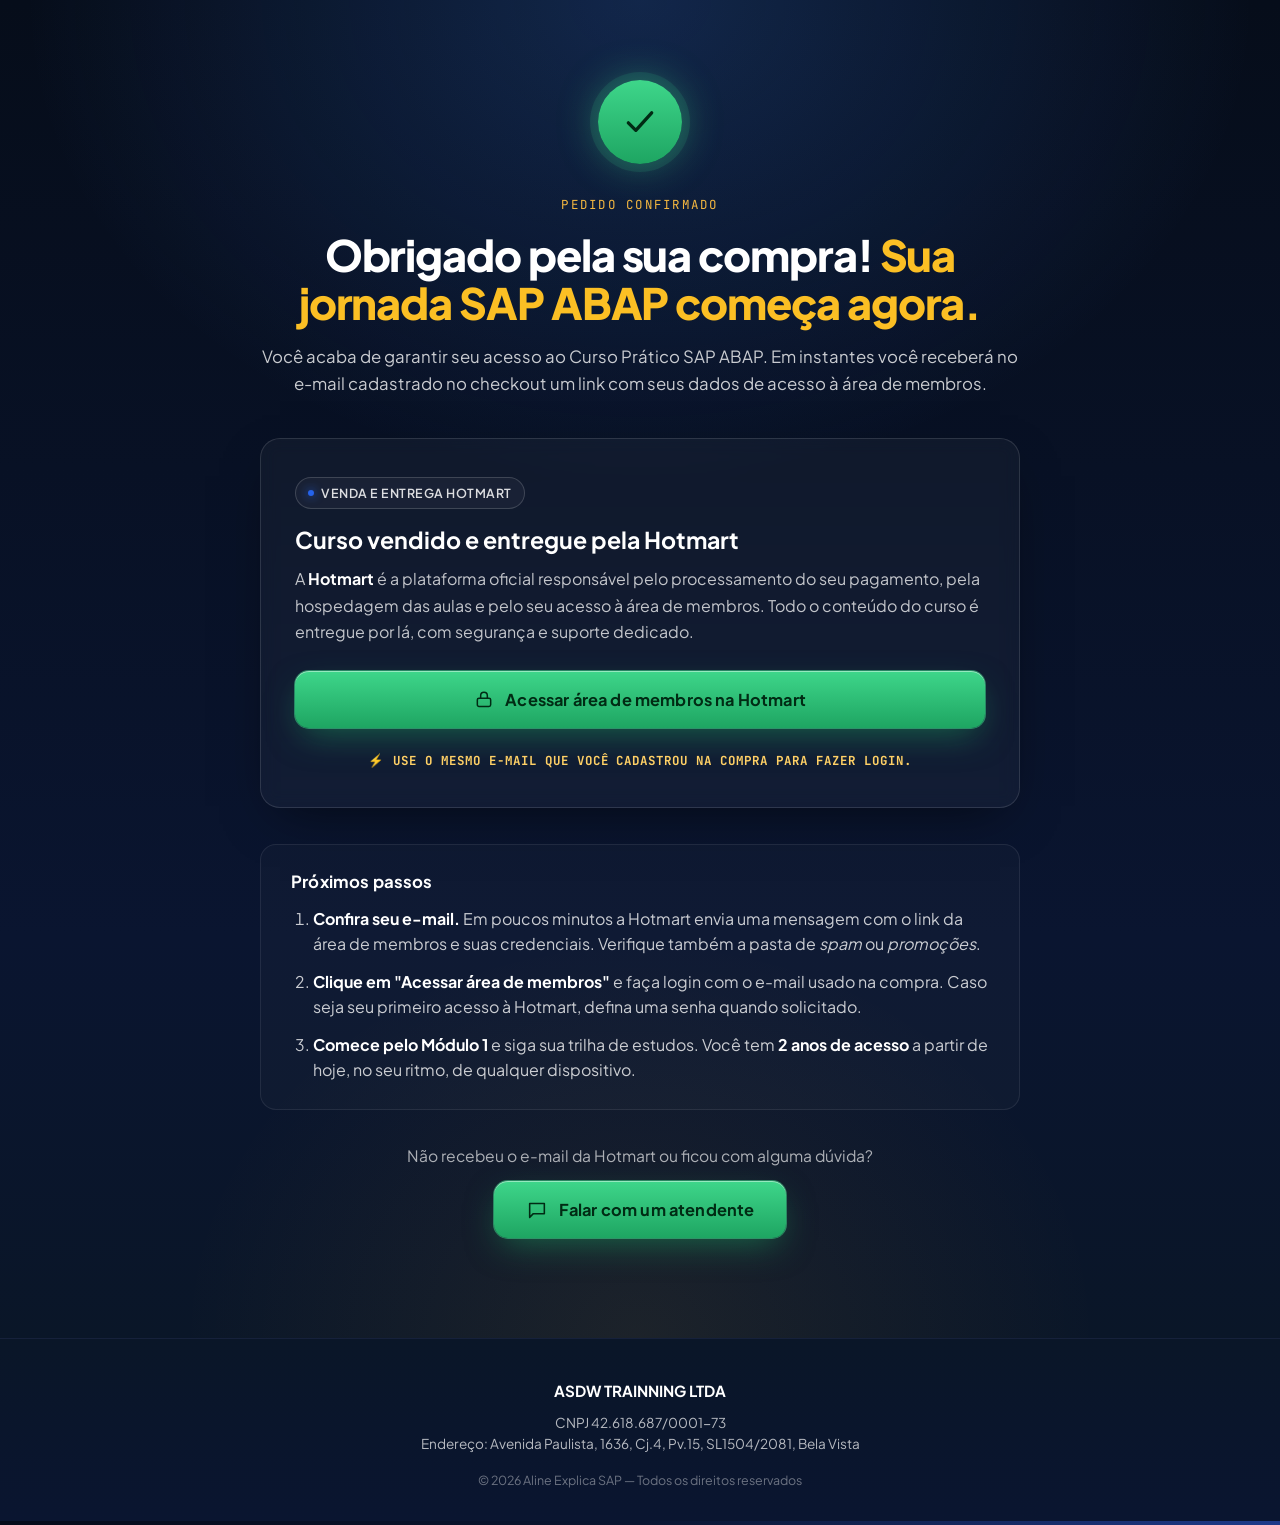
<file: obrigado-sapabap.html>
<!doctype html>
<html lang="pt-BR">

<head>
  <meta charset="utf-8" />
  <meta name="viewport" content="width=device-width, initial-scale=1" />
  <title>Obrigado pela sua compra — Curso Prático SAP ABAP</title>

  <!-- Bloqueia indexação por buscadores (página de confirmação privada) -->
  <meta name="robots" content="noindex, nofollow, noarchive, nosnippet, noimageindex">
  <meta name="googlebot" content="noindex, nofollow">
  <meta name="bingbot" content="noindex, nofollow">
  <meta name="referrer" content="no-referrer">

  <!-- Fontes self-hosted (mesmo padrão da landing) -->
  <link rel="preload" href="assets/fonts/plus-jakarta-sans-latin.woff2" as="font" type="font/woff2" crossorigin>
  <link rel="preload" href="assets/fonts/jetbrains-mono-latin.woff2" as="font" type="font/woff2" crossorigin>

  <link rel="stylesheet" href="styles.css">
</head>

<body>

  <!-- ========================== OBRIGADO ========================== -->
  <section class="obrigado">
    <div class="container">
      <div class="obrigado__inner">

        <div class="obrigado__icon" aria-hidden="true">
          <svg viewBox="0 0 48 48" width="40" height="40" fill="none">
            <path d="M10 25l9 9 19-21" stroke="#012b14" stroke-width="4" stroke-linecap="round"
              stroke-linejoin="round" />
          </svg>
        </div>

        <span class="eyebrow gold">PEDIDO CONFIRMADO</span>
        <h1 class="obrigado__title">
          Obrigado pela sua compra! <span class="accent">Sua jornada SAP ABAP começa agora.</span>
        </h1>
        <p class="obrigado__sub">
          Você acaba de garantir seu acesso ao Curso Prático SAP ABAP. Em instantes você receberá no e-mail cadastrado
          no checkout um link com seus dados de acesso à área de membros.
        </p>

        <!-- Card principal: Hotmart + acesso à área de membros -->
        <div class="obrigado__card">
          <span class="chip"><span class="dot"></span>VENDA E ENTREGA HOTMART</span>
          <h2 class="obrigado__cardtitle">Curso vendido e entregue pela Hotmart</h2>
          <p class="obrigado__cardtext">
            A <strong>Hotmart</strong> é a plataforma oficial responsável pelo processamento do seu pagamento, pela
            hospedagem das aulas e pelo seu acesso à área de membros. Todo o conteúdo do curso é entregue por lá, com
            segurança e suporte dedicado.
          </p>

          <a href="https://hotmart.com/pt-br/club/login" target="_blank" rel="noopener noreferrer"
            class="cta green obrigado__cta">
            <svg viewBox="0 0 24 24" fill="none" width="20" height="20" aria-hidden="true">
              <rect x="4" y="11" width="16" height="10" rx="2" stroke="#012b14" stroke-width="1.8" />
              <path d="M8 11V8a4 4 0 018 0v3" stroke="#012b14" stroke-width="1.8" />
            </svg>
            Acessar área de membros na Hotmart
          </a>
          <p class="cta-instant cta-instant--dark">⚡ Use o mesmo e-mail que você cadastrou na compra para fazer login.
          </p>
        </div>

        <!-- Próximos passos -->
        <div class="obrigado__steps">
          <h3 class="obrigado__stepstitle">Próximos passos</h3>
          <ol>
            <li>
              <strong>Confira seu e-mail.</strong> Em poucos minutos a Hotmart envia uma mensagem com o link da área de
              membros e suas credenciais. Verifique também a pasta de <em>spam</em> ou <em>promoções</em>.
            </li>
            <li>
              <strong>Clique em "Acessar área de membros"</strong> e faça login com o e-mail usado na compra. Caso seja
              seu primeiro acesso à Hotmart, defina uma senha quando solicitado.
            </li>
            <li>
              <strong>Comece pelo Módulo 1</strong> e siga sua trilha de estudos. Você tem <strong>2 anos de
                acesso</strong> a partir de hoje, no seu ritmo, de qualquer dispositivo.
            </li>
          </ol>
        </div>

        <!-- Suporte -->
        <div class="obrigado__support">
          <p>Não recebeu o e-mail da Hotmart ou ficou com alguma dúvida?</p>
          <a href="https://wa.me/5511937255106" target="_blank" rel="noopener noreferrer" class="cta green">
            <svg viewBox="0 0 24 24" fill="none" width="22" height="22" aria-hidden="true">
              <path d="M4 5h16v11H8l-4 4z" stroke="#012b14" stroke-width="1.7" stroke-linejoin="round" />
            </svg>
            Falar com um atendente
          </a>
        </div>

      </div>
    </div>
  </section>

  <footer class="footer-bar">
    <div class="container">
      <div class="footer-bar__brand">ASDW TRAINNING LTDA</div>
      <div>CNPJ 42.618.687/0001-73</div>
      <div>Endereço: Avenida Paulista, 1636, Cj.4, Pv.15, SL1504/2081, Bela Vista</div>
      <div class="footer-bar__copy">© 2026 Aline Explica SAP — Todos os direitos reservados</div>
    </div>
  </footer>
  <div class="footer-stripe"></div>

</body>

</html>
</file>
<file: styles.css>
/* =========================================================
   Aline Explica SAP — Curso Prático SAP ABAP
   Site estático em HTML + CSS (sem JS, sem React).
   ========================================================= */

/* Fontes locais (variáveis — um único arquivo cobre todos os pesos).
   Subset: latin (U+0000-00FF cobre acentos pt-BR: ã õ ç á é í ó ú etc.) */
@font-face {
  font-family: 'Plus Jakarta Sans';
  font-style: normal;
  font-weight: 200 800;
  font-display: swap;
  src: url('assets/fonts/plus-jakarta-sans-latin.woff2') format('woff2');
  unicode-range: U+0000-00FF, U+0131, U+0152-0153, U+02BB-02BC, U+02C6, U+02DA, U+02DC, U+0304, U+0308, U+0329, U+2000-206F, U+20AC, U+2122, U+2191, U+2193, U+2212, U+2215, U+FEFF, U+FFFD;
}

@font-face {
  font-family: 'JetBrains Mono';
  font-style: normal;
  font-weight: 100 800;
  font-display: swap;
  src: url('assets/fonts/jetbrains-mono-latin.woff2') format('woff2');
  unicode-range: U+0000-00FF, U+0131, U+0152-0153, U+02BB-02BC, U+02C6, U+02DA, U+02DC, U+0304, U+0308, U+0329, U+2000-206F, U+20AC, U+2122, U+2191, U+2193, U+2212, U+2215, U+FEFF, U+FFFD;
}

:root {
  --bg-deep: #060d1a;
  --bg-dark: #0a1628;
  --bg-darker: #050a14;
  --teal-1: #0a1530;
  --teal-2: #1e3a8a;
  --teal-3: #1e40af;
  --cyan: #2563eb;
  --cyan-glow: #3b82f6;
  --gold: #f4b740;
  --gold-2: #ffd166;
  --ink: #06091a;
  --line: rgba(255, 255, 255, .08);
  --line-strong: rgba(255, 255, 255, .16);
  --muted: rgba(255, 255, 255, .7);
  --muted-2: rgba(255, 255, 255, .55);
}

* {
  box-sizing: border-box
}

html {
  scroll-behavior: smooth
}

@media (prefers-reduced-motion: reduce) {
  html {
    scroll-behavior: auto
  }
}

html,
body {
  margin: 0;
  padding: 0;
  background: #fff;
  color: var(--ink);
  font-family: 'Plus Jakarta Sans', system-ui, sans-serif;
  -webkit-font-smoothing: antialiased
}

/* Trava rolagem horizontal e impede saltos laterais em qualquer página */
html,
body {
  width: 100%;
  overflow-x: hidden
}

img {
  max-width: 100%;
  display: block
}

a {
  color: inherit;
  text-decoration: none
}

button {
  font-family: inherit;
  cursor: pointer
}

::selection {
  background: #2563eb;
  color: #001827
}

.display {
  font-family: 'Plus Jakarta Sans', sans-serif;
  letter-spacing: -.02em
}

.mono {
  font-family: 'JetBrains Mono', ui-monospace, monospace
}

.h1 {
  font-family: 'Plus Jakarta Sans', sans-serif;
  font-weight: 800;
  letter-spacing: -.025em;
  line-height: 1.04
}

.h2 {
  font-family: 'Plus Jakarta Sans', sans-serif;
  font-weight: 700;
  letter-spacing: -.022em;
  line-height: 1.1
}

.h3 {
  font-family: 'Plus Jakarta Sans', sans-serif;
  font-weight: 600;
  letter-spacing: -.015em;
  line-height: 1.2
}

.container {
  max-width: 1240px;
  margin: 0 auto;
  padding: 0 28px
}

section {
  position: relative
}

/* CTA buttons */
.cta {
  display: inline-flex;
  align-items: center;
  justify-content: center;
  gap: .7rem;
  padding: 1.1rem 2rem;
  border: none;
  border-radius: 14px;
  background: linear-gradient(180deg, #3b82f6 0%, #1e40af 100%);
  color: #001827;
  font-weight: 700;
  font-family: 'Plus Jakarta Sans', sans-serif;
  font-size: 1.02rem;
  letter-spacing: .01em;
  box-shadow: 0 0 0 1px rgba(59, 130, 246, .55), 0 10px 30px -8px rgba(59, 130, 246, .6), inset 0 1px 0 rgba(255, 255, 255, .4);
  transition: transform .15s ease, box-shadow .25s ease, filter .2s ease;
}

.cta:hover {
  transform: translateY(-1px);
  filter: brightness(1.06);
  box-shadow: 0 0 0 1px rgba(59, 130, 246, .85), 0 14px 40px -8px rgba(59, 130, 246, .85), inset 0 1px 0 rgba(255, 255, 255, .5)
}

.cta.green {
  background: linear-gradient(180deg, #3ed68a 0%, #1ea562 100%);
  color: #012b14;
  box-shadow: 0 0 0 1px rgba(62, 214, 138, .55), 0 12px 34px -8px rgba(30, 165, 98, .55), inset 0 1px 0 rgba(255, 255, 255, .45);
}

.cta.green:hover {
  box-shadow: 0 0 0 1px rgba(62, 214, 138, .9), 0 14px 40px -8px rgba(30, 165, 98, .85), inset 0 1px 0 rgba(255, 255, 255, .5)
}

.cta.gold {
  background: linear-gradient(180deg, #ffd166 0%, #d4901c 100%);
  color: #1c0d00;
  box-shadow: 0 0 0 1px rgba(255, 209, 102, .6), 0 10px 30px -8px rgba(244, 183, 64, .6), inset 0 1px 0 rgba(255, 255, 255, .45);
}

.cta.gold:hover {
  box-shadow: 0 0 0 1px rgba(255, 209, 102, .9), 0 14px 40px -8px rgba(244, 183, 64, .85), inset 0 1px 0 rgba(255, 255, 255, .5)
}

.cta .arrow {
  transition: transform .2s ease
}

.cta:hover .arrow {
  transform: translateX(3px)
}

/* chips */
.chip {
  display: inline-flex;
  align-items: center;
  gap: .45rem;
  padding: .45rem .75rem;
  border-radius: 999px;
  font-size: .78rem;
  font-weight: 600;
  letter-spacing: .04em;
  text-transform: uppercase;
  border: 1px solid var(--line-strong);
  background: rgba(255, 255, 255, .04);
  color: rgba(255, 255, 255, .85)
}

.chip .dot {
  width: 6px;
  height: 6px;
  border-radius: 50%;
  background: var(--cyan);
  box-shadow: 0 0 10px var(--cyan)
}

/* eyebrow */
.eyebrow {
  font-family: 'JetBrains Mono', monospace;
  font-size: .78rem;
  letter-spacing: .18em;
  text-transform: uppercase;
  color: var(--cyan);
  margin-bottom: 18px;
  display: inline-block
}

.eyebrow.gold {
  color: var(--gold)
}

.eyebrow.dark {
  color: #1e40af
}

/* =========================
   HERO
   ========================= */
.hero {
  position: relative;
  background: #010106;
  color: #fff;
  overflow: hidden;
  height: 750px
}

.hero__bg {
  position: absolute;
  inset: 0;
  background: url("assets/fundo-aline-novo.webp") center top/auto 100% no-repeat
}

.hero__topbar {
  position: relative;
  z-index: 5;
  display: flex;
  align-items: center;
  gap: 18px;
  padding: 10px 0 0;
  height: 109px;
  flex-wrap: wrap
}

.hero__brand {
  display: flex;
  align-items: center;
  gap: 14px
}

.hero__brand img {
  width: 110px;
  height: 110px;
  object-fit: contain
}

.hero__badge {
  display: inline-flex;
  align-items: center;
  gap: .55rem;
  padding: .6rem 1.05rem;
  border-radius: 999px;
  border: 1px solid rgba(59, 130, 246, .32);
  background: rgba(8, 16, 28, .5);
  backdrop-filter: blur(10px);
  color: #cdd9f5;
  font-size: .78rem;
  font-weight: 600;
  letter-spacing: .12em;
  font-family: 'JetBrains Mono', monospace
}

.hero__badge-dot {
  width: 7px;
  height: 7px;
  border-radius: 50%;
  background: #3ed68a;
  box-shadow: 0 0 8px #3ed68a, 0 0 18px #3ed68a
}

.hero__content {
  position: relative;
  z-index: 4;
  padding: 0 0 80px;
  display: grid;
  grid-template-columns: minmax(0, 1fr)
}

.hero__inner {
  max-width: 640px
}

.hero__title {
  font-family: 'Plus Jakarta Sans', sans-serif;
  font-weight: 800;
  font-size: clamp(2rem, 5.2vw, 50px);
  line-height: 1.05;
  letter-spacing: -.025em;
  margin: 18px 0 22px;
  text-shadow: 0 2px 24px rgba(0, 0, 0, .85), 0 1px 4px rgba(0, 0, 0, .7)
}

.hero__title .accent {
  color: #fbbf24
}

.hero__sub {
  font-size: clamp(.98rem, 2.6vw, 1.08rem);
  line-height: 1.55;
  color: rgba(255, 255, 255, .92);
  margin: 0 0 26px;
  max-width: 560px;
  font-weight: 500;
  text-shadow: 0 2px 18px rgba(0, 0, 0, .85), 0 1px 4px rgba(0, 0, 0, .7)
}

.hero__pillars {
  display: grid;
  grid-template-columns: repeat(4, 1fr);
  gap: 14px;
  margin: 0 0 32px;
  padding: 0;
  list-style: none;
  max-width: 620px
}

.hero__pillar {
  display: flex;
  flex-direction: column;
  align-items: center;
  text-align: center;
  gap: 12px;
  padding: 18px 10px 16px;
  border-radius: 14px;
  background: linear-gradient(180deg, rgba(14, 31, 66, .55) 0%, rgba(10, 21, 48, .35) 100%);
  border: 1px solid rgba(96, 165, 250, .18);
  box-shadow: inset 0 1px 0 rgba(255, 255, 255, .04), 0 8px 24px -16px rgba(0, 0, 0, .5)
}

.hero__pillar-icon {
  width: 52px;
  height: 52px;
  border-radius: 12px;
  background: rgba(8, 18, 42, .6);
  border: 1.5px solid rgba(96, 165, 250, .45);
  box-shadow: inset 0 0 12px rgba(96, 165, 250, .15), 0 0 16px rgba(37, 99, 235, .18);
  display: flex;
  align-items: center;
  justify-content: center;
  color: #7dd3fc
}

.hero__pillar-label {
  font-family: 'Plus Jakarta Sans', sans-serif;
  font-size: .82rem;
  font-weight: 600;
  line-height: 1.25;
  color: rgba(255, 255, 255, .92)
}

.hero__cta-wrap {
  display: flex;
  align-items: stretch;
  margin-bottom: 22px;
  max-width: 560px
}

.hero__cta-wrap .cta {
  flex: 1;
  padding: 1.15rem 2rem
}

.hero__pay {
  display: flex;
  align-items: center;
  justify-content: center;
  gap: 28px;
  flex-wrap: wrap;
  padding-top: 18px;
  max-width: 560px;
  border-top: 1px solid rgba(255, 255, 255, .08)
}

.hero__pay-item {
  display: flex;
  align-items: center;
  gap: 8px;
  font-family: 'JetBrains Mono', monospace;
  font-size: .78rem;
  letter-spacing: .14em;
  text-transform: uppercase;
  color: rgba(255, 255, 255, .7);
  font-weight: 600
}

/* HERO — Tablet (≤ 900px): bg mobile encostado no topo, conteúdo abaixo */
@media (max-width: 900px) {
  .hero {
    height: auto;
    min-height: auto;
    padding-bottom: 48px
  }

  /* tira o .hero__bg do absolute e coloca no flow como bloco no topo */
  .hero__bg {
    position: static;
    inset: auto;
    width: 100%;
    aspect-ratio: 343 / 447;
    max-height: 78vh;
    background-image: url("assets/fundo-aline-novo-mob.webp");
    background-position: top center;
    background-size: cover;
    background-repeat: no-repeat;
  }

  /* gap zero: headline encostado na base do logo (anula também o margin-top do title) */
  .hero__content {
    padding: 0;
    margin-top: calc(clamp(160px, 62vw, 380px) + clamp(110px, 30vw, 150px) - 8px - min(130.3vw, 78vh))
  }

  /* logo posicionado proporcionalmente à largura, igual ao aspect-ratio da imagem */
  .hero__topbar {
    position: absolute;
    top: clamp(160px, 62vw, 380px);
    left: 0;
    right: 0;
    padding: 0 20px;
    height: auto;
    gap: 14px;
    z-index: 6;
    justify-content: center
  }

  .hero__brand img {
    width: clamp(110px, 30vw, 150px);
    height: clamp(110px, 30vw, 150px)
  }

  .hero__badge {
    display: none
  }

  .hero__inner {
    max-width: 100%;
    text-align: center
  }

  .hero__title {
    margin: 8px 0 16px
  }

  .hero__sub {
    margin: 0 auto 24px
  }

  .hero__pillars {
    margin-left: auto;
    margin-right: auto
  }

  .hero__cta-wrap {
    margin-left: auto;
    margin-right: auto
  }

  .hero__pay {
    margin-left: auto;
    margin-right: auto;
    justify-content: center
  }
}

/* HERO — Phone (≤ 560px): paddings menores, pay compacto */
@media (max-width: 560px) {
  .hero__title {
    font-size: clamp(1.75rem, 7.5vw, 2.4rem)
  }

  .hero__pay {
    gap: 18px
  }

  .hero__pay-item {
    font-size: .72rem;
    letter-spacing: .1em
  }

  .hero__cta-wrap .cta {
    padding: 1rem 1.2rem;
    font-size: .95rem
  }
}

/* =========================
   PROBLEMA
   ========================= */
.problema {
  background: #f7f8fc;
  color: #06091a;
  padding: 120px 0;
  overflow: hidden
}

.problema__bg {
  position: absolute;
  inset: 0;
  opacity: .5;
  pointer-events: none;
  background:
    radial-gradient(circle at 15% 0%, rgba(30, 64, 175, .07), transparent 45%),
    radial-gradient(circle at 95% 100%, rgba(224, 70, 58, .06), transparent 45%)
}

.problema__head {
  text-align: center;
  max-width: 820px;
  margin: 0 auto 56px;
  position: relative;
  z-index: 1
}

.problema__eyebrow {
  display: inline-flex;
  align-items: center;
  gap: 10px;
  font-family: 'JetBrains Mono', monospace;
  font-size: .78rem;
  letter-spacing: .18em;
  text-transform: uppercase;
  color: #e0463a;
  margin-bottom: 24px;
  padding: .5rem 1rem;
  border-radius: 999px;
  border: 1px solid rgba(224, 70, 58, .22);
  background: rgba(224, 70, 58, .06)
}

.problema__eyedot {
  width: 7px;
  height: 7px;
  border-radius: 50%;
  background: #e0463a;
  box-shadow: 0 0 8px #e0463a
}

.problema__title {
  font-family: 'Plus Jakarta Sans', sans-serif;
  font-weight: 800;
  font-size: clamp(2.2rem, 4vw, 3.4rem);
  letter-spacing: -.035em;
  line-height: 1.08;
  margin: 0 0 18px
}

.problema__title .accent {
  color: #1e40af
}

.problema__sub {
  font-size: 1.05rem;
  color: #3a4561;
  line-height: 1.6;
  margin: 0 auto;
  max-width: 640px
}

.problema__grid {
  display: grid;
  grid-template-columns: repeat(4, 1fr);
  gap: 18px;
  position: relative;
  z-index: 1
}

.problema__card {
  padding: 26px 24px 24px;
  border-radius: 16px;
  background: #fff;
  border: 1px solid #e6eaf3;
  display: flex;
  flex-direction: column;
  gap: 12px;
  position: relative;
  overflow: hidden;
  box-shadow: 0 12px 32px -22px rgba(10, 21, 48, .18)
}

.problema__top {
  display: flex;
  align-items: flex-start;
  justify-content: space-between;
  margin-bottom: 4px
}

.problema__num {
  font-family: 'Plus Jakarta Sans', sans-serif;
  font-size: 1.05rem;
  font-weight: 800;
  color: #e0463a;
  background: #fef0ee;
  border: 1px solid #fcdcd6;
  padding: .25rem .65rem;
  border-radius: 8px;
  line-height: 1
}

.problema__icon {
  color: #e0463a;
  opacity: .9
}

.problema__tag {
  font-family: 'JetBrains Mono', monospace;
  font-size: .7rem;
  font-weight: 700;
  color: #1e40af;
  letter-spacing: .18em;
  margin-top: 8px
}

.problema__cardtitle {
  font-family: 'Plus Jakarta Sans', sans-serif;
  font-weight: 800;
  font-size: 1.05rem;
  color: #06091a;
  line-height: 1.25;
  margin: 2px 0 0
}

.problema__cardtext {
  font-size: .92rem;
  line-height: 1.55;
  color: #4b5670;
  margin: 0
}

.problema__cons {
  margin-top: auto;
  padding: 12px 14px;
  border-radius: 10px;
  background: #fef5f4;
  border: 1px solid #fde0dc;
  font-size: .85rem;
  color: #7a2a22;
  line-height: 1.45;
  display: flex;
  gap: 10px;
  align-items: flex-start
}

.problema__cons-label {
  font-family: 'JetBrains Mono', monospace;
  font-size: .68rem;
  letter-spacing: .18em;
  font-weight: 700;
  text-transform: uppercase;
  color: #c1352a;
  margin-bottom: 3px
}

/* =========================
   JORNADA DE TRANSFORMAÇÃO
   ========================= */
.jornada {
  position: relative;
  background:
    radial-gradient(1100px 600px at 50% -10%, rgba(59, 130, 246, .18), transparent 60%),
    linear-gradient(180deg, #050b1a 0%, #0a1530 100%);
  color: #fff;
  padding: 120px 0;
  overflow: hidden
}

.jornada::before {
  content: '';
  position: absolute;
  inset: 0;
  background-image:
    linear-gradient(rgba(255, 255, 255, .03) 1px, transparent 1px),
    linear-gradient(90deg, rgba(255, 255, 255, .03) 1px, transparent 1px);
  background-size: 48px 48px;
  mask-image: radial-gradient(ellipse at center, #000 30%, transparent 75%);
  -webkit-mask-image: radial-gradient(ellipse at center, #000 30%, transparent 75%);
  pointer-events: none
}

.jornada .container {
  position: relative;
  z-index: 1
}

.jornada__head {
  text-align: center;
  max-width: 780px;
  margin: 0 auto 64px
}

.jornada__title {
  font-family: 'Plus Jakarta Sans', sans-serif;
  font-weight: 800;
  font-size: clamp(2rem, 3.6vw, 3rem);
  line-height: 1.1;
  margin: 18px 0 14px;
  letter-spacing: -.01em;
  color: #fff
}

.jornada__title .accent {
  background: linear-gradient(90deg, #ffd166 0%, #f4b740 100%);
  -webkit-background-clip: text;
  background-clip: text;
  color: transparent
}

.jornada__sub {
  font-size: 1.05rem;
  color: var(--muted);
  line-height: 1.55;
  margin: 0
}

.jornada__timeline {
  position: relative;
  display: grid;
  grid-template-columns: repeat(3, 1fr);
  gap: 28px;
  align-items: stretch
}

.jornada__timeline::before {
  content: '';
  position: absolute;
  top: 122px;
  left: 12%;
  right: 12%;
  height: 2px;
  background: linear-gradient(90deg,
      rgba(224, 70, 58, 0) 0%,
      rgba(224, 70, 58, .9) 12%,
      rgba(244, 183, 64, .9) 50%,
      rgba(34, 197, 94, .9) 88%,
      rgba(34, 197, 94, 0) 100%);
  z-index: 0;
  filter: drop-shadow(0 0 8px rgba(244, 183, 64, .4))
}

.jornada__step {
  position: relative;
  z-index: 1;
  padding: 32px 26px 28px;
  border-radius: 20px;
  background: linear-gradient(180deg, rgba(255, 255, 255, .04) 0%, rgba(255, 255, 255, .02) 100%);
  border: 1px solid rgba(255, 255, 255, .08);
  backdrop-filter: blur(8px);
  -webkit-backdrop-filter: blur(8px);
  display: flex;
  flex-direction: column;
  align-items: center;
  text-align: center;
  gap: 12px;
  transition: transform .3s ease, border-color .3s ease, box-shadow .3s ease
}

.jornada__step:hover {
  transform: translateY(-4px)
}

.jornada__step--start {
  border-top: 3px solid rgba(248, 113, 113, .9);
  box-shadow: 0 12px 40px -16px rgba(224, 70, 58, .35), inset 0 1px 0 rgba(255, 255, 255, .06)
}

.jornada__step--mid {
  border-top: 3px solid rgba(250, 204, 21, .95);
  box-shadow: 0 12px 40px -16px rgba(244, 183, 64, .4), inset 0 1px 0 rgba(255, 255, 255, .06)
}

.jornada__step--end {
  border-top: 3px solid rgba(74, 222, 128, .95);
  background: linear-gradient(180deg, rgba(34, 197, 94, .08) 0%, rgba(255, 255, 255, .02) 100%);
  box-shadow: 0 16px 50px -16px rgba(34, 197, 94, .5), inset 0 1px 0 rgba(255, 255, 255, .08)
}

.jornada__weeklabel {
  font-family: 'JetBrains Mono', monospace;
  font-size: .78rem;
  letter-spacing: .18em;
  text-transform: uppercase;
  font-weight: 700;
  color: var(--muted-2)
}

.jornada__phase {
  font-family: 'Plus Jakarta Sans', sans-serif;
  font-weight: 800;
  font-size: 1.4rem;
  color: #fff;
  line-height: 1.15;
  letter-spacing: -.005em
}

.jornada__step--end .jornada__phase {
  color: #86efac
}

.jornada__bullet {
  width: 22px;
  height: 22px;
  border-radius: 50%;
  margin: 10px 0 4px;
  position: relative
}

.jornada__bullet::after {
  content: '';
  position: absolute;
  inset: 5px;
  border-radius: 50%;
  background: rgba(255, 255, 255, .92)
}

.jornada__step--start .jornada__bullet {
  background: #f87171;
  box-shadow: 0 0 0 4px rgba(248, 113, 113, .2), 0 0 20px rgba(248, 113, 113, .55)
}

.jornada__step--mid .jornada__bullet {
  background: #facc15;
  box-shadow: 0 0 0 4px rgba(250, 204, 21, .2), 0 0 20px rgba(250, 204, 21, .55)
}

.jornada__step--end .jornada__bullet {
  background: #4ade80;
  box-shadow: 0 0 0 4px rgba(74, 222, 128, .2), 0 0 24px rgba(74, 222, 128, .65)
}

.jornada__list {
  list-style: none;
  padding: 0;
  margin: 10px 0 0;
  display: flex;
  flex-direction: column;
  gap: 12px;
  width: 100%
}

.jornada__list li {
  display: flex;
  align-items: flex-start;
  gap: 10px;
  font-size: .95rem;
  line-height: 1.5;
  color: rgba(255, 255, 255, .82);
  text-align: left
}

.jornada__emoji {
  font-size: .85rem;
  line-height: 1.5;
  flex-shrink: 0;
  margin-top: 2px
}

.jornada__list strong {
  color: #fff;
  font-weight: 700
}

.jornada__step--end .jornada__list strong {
  color: #bbf7d0
}

.jornada__time {
  margin-top: auto;
  padding-top: 18px;
  width: 100%;
  border-top: 1px dashed rgba(255, 255, 255, .12);
  font-family: 'JetBrains Mono', monospace;
  font-size: .78rem;
  letter-spacing: .04em;
  color: var(--muted-2);
  font-weight: 600
}

.jornada__time strong {
  color: #fff
}

.jornada__step--end .jornada__time strong {
  color: #86efac
}

.jornada__cta {
  text-align: center;
  margin-top: 64px
}

@media (max-width: 900px) {
  .jornada__timeline {
    grid-template-columns: 1fr;
    gap: 20px
  }

  .jornada__timeline::before {
    top: 0;
    bottom: 0;
    left: 50%;
    right: auto;
    width: 2px;
    height: auto;
    transform: translateX(-50%);
    background: linear-gradient(180deg,
        rgba(224, 70, 58, 0) 0%,
        rgba(224, 70, 58, .8) 8%,
        rgba(244, 183, 64, .8) 50%,
        rgba(34, 197, 94, .8) 92%,
        rgba(34, 197, 94, 0) 100%)
  }
}

/* =========================
   DEPOIMENTOS
   ========================= */
.depoimentos {
  background: linear-gradient(180deg, #0a1628 0%, #0a1530 100%);
  color: #fff;
  padding: 110px 0
}

.depoimentos__head {
  text-align: center;
  max-width: 820px;
  margin: 0 auto 56px
}

.depoimentos__title {
  font-family: 'Plus Jakarta Sans', sans-serif;
  font-weight: 800;
  font-size: clamp(2rem, 3.6vw, 3rem);
  letter-spacing: -.025em;
  line-height: 1.08;
  margin: 0 0 14px
}

.depoimentos__title .accent {
  color: #3b82f6
}

.depoimentos__sub {
  font-size: 1.05rem;
  color: rgba(255, 255, 255, .7);
  margin: 0
}

.depoimentos__grid {
  position: relative
}

/* Track interno: grid de 5 colunas no desktop, vira flex marquee no mobile */
.depoimentos__track {
  display: grid;
  grid-template-columns: repeat(5, 1fr);
  gap: 18px;
  align-items: stretch;
  margin: 0
}

.depoimentos__card {
  background: #0a1530;
  border: 1px solid rgba(59, 130, 246, .18);
  border-radius: 16px;
  padding: 28px;
  display: flex;
  flex-direction: column;
  gap: 18px;
  margin: 0
}

/* Card-screenshot: cada depoimento é uma imagem real (Udemy reviews) */
.depoimentos__card--img {
  padding: 0;
  background: #fff;
  display: block;
  overflow: hidden;
  border-color: rgba(255, 255, 255, .12);
  box-shadow: 0 14px 36px -18px rgba(0, 0, 0, .55);
  transition: transform .25s ease, box-shadow .25s ease;
  aspect-ratio: 1 / 1
}

.depoimentos__card--img:hover {
  transform: translateY(-2px);
  box-shadow: 0 20px 44px -16px rgba(0, 0, 0, .65)
}

.depoimentos__card--img img {
  width: 100%;
  height: 100%;
  display: block;
  object-fit: cover
}

/* Duplicatas do marquee — escondidas no desktop, visíveis apenas no slide mobile */
.depoimentos__card[aria-hidden="true"] {
  display: none
}

/* =========================
   PARA QUEM
   ========================= */
.paraquem {
  background: linear-gradient(135deg, #050b1a 0%, #0a1530 50%, #0e1f42 100%);
  color: #fff;
  padding: 110px 0;
  overflow: hidden
}

.paraquem__head {
  max-width: 740px;
  margin-bottom: 48px
}

.paraquem__title {
  font-family: 'Plus Jakarta Sans', sans-serif;
  font-weight: 800;
  font-size: clamp(1.85rem, 4.4vw, 2.95rem);
  letter-spacing: -.025em;
  margin: 0 0 14px;
  line-height: 1.1
}

.paraquem__sub {
  font-size: 1.08rem;
  color: rgba(255, 255, 255, .85);
  margin: 0;
  line-height: 1.5
}

.paraquem__grid {
  display: grid;
  grid-template-columns: 1fr 1fr;
  gap: 22px
}

.paraquem__card {
  background: rgba(8, 30, 48, .55);
  backdrop-filter: blur(8px);
  border: 1px solid rgba(255, 255, 255, .18);
  border-radius: 20px;
  padding: 36px;
  display: flex;
  flex-direction: column;
  gap: 22px;
  overflow: hidden
}

.paraquem__chip {
  display: inline-flex;
  align-items: center;
  gap: 8px;
  padding: .4rem .8rem;
  border-radius: 999px;
  background: rgba(255, 255, 255, .1);
  border: 1px solid rgba(255, 255, 255, .2);
  font-size: .7rem;
  font-weight: 700;
  letter-spacing: .12em;
  text-transform: uppercase;
  font-family: 'JetBrains Mono', monospace;
  color: rgba(255, 255, 255, .95);
  align-self: flex-start
}

.paraquem__cardtitle {
  font-family: 'Plus Jakarta Sans', sans-serif;
  font-weight: 700;
  font-size: 1.7rem;
  letter-spacing: -.018em;
  margin: 0;
  line-height: 1.1
}

.paraquem__bullets {
  display: flex;
  flex-direction: column;
  gap: 12px;
  list-style: none;
  padding: 0;
  margin: 0
}

.paraquem__bullet {
  display: flex;
  gap: 12px;
  align-items: flex-start;
  font-size: .98rem;
  line-height: 1.5;
  color: rgba(255, 255, 255, .92)
}

.paraquem__dot {
  width: 22px;
  height: 22px;
  border-radius: 50%;
  background: rgba(255, 209, 102, .2);
  border: 1px solid rgba(255, 209, 102, .5);
  display: flex;
  align-items: center;
  justify-content: center;
  flex-shrink: 0;
  color: #ffd166;
  margin-top: 1px
}

.paraquem__outcome {
  margin-top: 8px;
  padding: 18px 20px;
  background: rgba(0, 0, 0, .28);
  border-radius: 12px;
  border-left: 3px solid #ffd166;
  font-size: .9rem;
  line-height: 1.5;
  color: rgba(255, 255, 255, .95)
}

.paraquem__outcome-label {
  font-family: 'JetBrains Mono', monospace;
  font-size: .7rem;
  letter-spacing: .15em;
  text-transform: uppercase;
  color: #ffd166;
  margin-bottom: 4px
}

/* =========================
   MÉTODO
   ========================= */
.metodo {
  background: #040912;
  color: #fff;
  padding: 120px 0;
  overflow: hidden
}

.metodo__glow {
  position: absolute;
  inset: 0;
  pointer-events: none;
  background:
    radial-gradient(700px 400px at 80% 20%, rgba(244, 140, 40, .15), transparent 60%),
    radial-gradient(800px 500px at 10% 90%, rgba(59, 130, 246, .18), transparent 60%)
}

.metodo__head {
  text-align: center;
  max-width: 820px;
  margin: 0 auto 64px;
  position: relative;
  z-index: 1
}

.metodo__title {
  font-family: 'Plus Jakarta Sans', sans-serif;
  font-weight: 800;
  font-size: clamp(2.1rem, 3.8vw, 3.2rem);
  letter-spacing: -.025em;
  line-height: 1.06;
  margin: 0 0 16px
}

.metodo__title .gold-grad {
  background: linear-gradient(180deg, #ffd166, #f48f1c);
  -webkit-background-clip: text;
  background-clip: text;
  color: transparent
}

.metodo__title .blue-grad {
  background: linear-gradient(180deg, #3b82f6, #1e40af);
  -webkit-background-clip: text;
  background-clip: text;
  color: transparent
}

.metodo__sub {
  font-size: 1.08rem;
  color: rgba(255, 255, 255, .7);
  line-height: 1.55;
  margin: 0
}

.metodo__grid {
  display: grid;
  grid-template-columns: repeat(3, 1fr);
  gap: 20px;
  position: relative;
  z-index: 1
}

.metodo__card {
  padding: 32px 28px;
  border-radius: 18px;
  background: linear-gradient(180deg, rgba(14, 42, 63, .6) 0%, rgba(8, 20, 32, .6) 100%);
  border: 1px solid rgba(59, 130, 246, .18);
  display: flex;
  flex-direction: column;
  gap: 14px
}

.metodo__icon {
  width: 52px;
  height: 52px;
  border-radius: 14px;
  background: rgba(59, 130, 246, .1);
  border: 1px solid rgba(59, 130, 246, .3);
  display: flex;
  align-items: center;
  justify-content: center;
  color: #3b82f6
}

.metodo__cardtitle {
  font-family: 'Plus Jakarta Sans', sans-serif;
  font-weight: 700;
  font-size: 1.15rem;
  margin: 0;
  line-height: 1.25;
  color: #fff
}

.metodo__cardtext {
  font-size: .95rem;
  line-height: 1.55;
  color: rgba(255, 255, 255, .7);
  margin: 0
}

/* =========================
   APRENDER
   ========================= */
.aprender {
  background: #fff;
  color: #06091a;
  padding: 120px 0
}

.aprender__head {
  text-align: center;
  max-width: 780px;
  margin: 0 auto 56px
}

.aprender__title {
  font-family: 'Plus Jakarta Sans', sans-serif;
  font-weight: 800;
  font-size: clamp(2rem, 3.6vw, 3rem);
  letter-spacing: -.025em;
  line-height: 1.06;
  margin: 0 0 16px
}

.aprender__title .accent {
  color: #1e40af
}

.aprender__sub {
  font-size: 1.05rem;
  color: #3a4561;
  line-height: 1.55;
  margin: 0
}

.aprender__grid {
  display: grid;
  grid-template-columns: repeat(3, 1fr);
  gap: 20px
}

.aprender__card {
  padding: 32px 28px;
  border-radius: 18px;
  background: #f3f5fb;
  border: 1px solid #dde2ee;
  display: flex;
  flex-direction: column;
  gap: 14px
}

.aprender__num {
  font-family: 'JetBrains Mono', monospace;
  font-size: .78rem;
  color: #1e40af;
  letter-spacing: .15em;
  font-weight: 700
}

.aprender__cardtitle {
  font-family: 'Plus Jakarta Sans', sans-serif;
  font-weight: 700;
  font-size: 1.2rem;
  margin: 0;
  line-height: 1.25;
  color: #06091a;
  text-wrap: balance
}

.aprender__cardtitle strong {
  color: var(--teal-3);
  font-weight: 800
}

.aprender__cardtext {
  font-size: .92rem;
  line-height: 1.5;
  color: #3a4561;
  margin: 0;
  font-weight: 600
}

.aprender__list {
  margin: 2px 0 0;
  padding: 0;
  list-style: none;
  display: flex;
  flex-direction: column;
  gap: 8px
}

.aprender__list li {
  position: relative;
  padding-left: 18px;
  font-size: .92rem;
  line-height: 1.5;
  color: #3a4561
}

.aprender__list li::before {
  content: '•';
  position: absolute;
  left: 2px;
  top: 0;
  color: var(--cyan);
  font-weight: 700
}

.aprender__outcome {
  margin-top: auto;
  display: flex;
  align-items: flex-start;
  gap: 10px;
  font-family: 'JetBrains Mono', monospace;
  font-size: .8rem;
  line-height: 1.5;
  color: #1e40af;
  font-weight: 600;
  padding-top: 14px;
  border-top: 1px dashed #c5cbdc
}

.aprender__outcome svg {
  flex-shrink: 0;
  margin-top: 3px
}

.aprender__outcome strong {
  color: var(--gold);
  font-weight: 800
}

.aprender__cta {
  text-align: center;
  margin-top: 56px
}

/* =========================
   BÔNUS
   ========================= */
.bonus {
  background: linear-gradient(180deg, #050b1a 0%, #0a1530 100%);
  color: #fff;
  padding: 120px 0;
  overflow: hidden
}

.bonus__head {
  display: grid;
  grid-template-columns: 1fr 1fr;
  gap: 40px;
  align-items: end;
  margin-bottom: 48px
}

.bonus__title {
  font-family: 'Plus Jakarta Sans', sans-serif;
  font-weight: 800;
  font-size: clamp(2rem, 3.6vw, 3rem);
  letter-spacing: -.025em;
  line-height: 1.05;
  margin: 0
}

.bonus__sub {
  font-size: 1.05rem;
  color: rgba(255, 255, 255, .85);
  line-height: 1.55;
  margin: 0
}

.bonus__grid {
  display: grid;
  grid-template-columns: repeat(2, 1fr);
  gap: 18px
}

.bonus__card {
  padding: 30px 28px;
  border-radius: 18px;
  background: rgba(8, 30, 48, .5);
  backdrop-filter: blur(8px);
  border: 1px solid rgba(255, 255, 255, .18);
  display: flex;
  flex-direction: column;
  gap: 14px;
  position: relative;
  overflow: hidden
}

.bonus__tag {
  position: absolute;
  top: 18px;
  right: 18px;
  padding: .3rem .65rem;
  border-radius: 6px;
  background: #ffd166;
  color: #1c0d00;
  font-family: 'JetBrains Mono', monospace;
  font-size: .66rem;
  font-weight: 800;
  letter-spacing: .12em
}

.bonus__icon {
  width: 48px;
  height: 48px;
  border-radius: 12px;
  background: rgba(255, 209, 102, .15);
  border: 1px solid rgba(255, 209, 102, .4);
  display: flex;
  align-items: center;
  justify-content: center;
  color: #ffd166
}

.bonus__cardtitle {
  font-family: 'Plus Jakarta Sans', sans-serif;
  font-weight: 700;
  font-size: 1.2rem;
  margin: 0;
  line-height: 1.2;
  padding-right: 80px
}

.bonus__cardtext {
  font-size: .95rem;
  line-height: 1.55;
  color: rgba(255, 255, 255, .82);
  margin: 0
}

.bonus__price {
  display: flex;
  align-items: center;
  gap: 10px;
  margin-top: auto;
  padding-top: 14px;
  border-top: 1px solid rgba(255, 255, 255, .1)
}

.bonus__price-old {
  text-decoration: line-through;
  color: #ff8a7a;
  font-size: .9rem;
  font-weight: 600
}

.bonus__price-new {
  color: #ffd166;
  font-family: 'Plus Jakarta Sans', sans-serif;
  font-weight: 800;
  font-size: 1.05rem
}

/* =========================
   PREÇO
   ========================= */
.preco {
  background: #040912;
  color: #fff;
  padding: 120px 0;
  overflow: hidden
}

.preco__glow {
  position: absolute;
  inset: 0;
  pointer-events: none;
  background:
    radial-gradient(700px 400px at 30% 30%, rgba(244, 140, 40, .13), transparent 60%),
    radial-gradient(700px 400px at 80% 80%, rgba(59, 130, 246, .18), transparent 60%)
}

.preco__head {
  text-align: center;
  max-width: 780px;
  margin: 0 auto 56px;
  position: relative;
  z-index: 1
}

.preco__title {
  font-family: 'Plus Jakarta Sans', sans-serif;
  font-weight: 800;
  font-size: clamp(2.1rem, 3.8vw, 3.2rem);
  letter-spacing: -.025em;
  line-height: 1.06;
  margin: 0 0 16px
}

.preco__title .strike {
  color: #ff8a7a;
  text-decoration: line-through
}

.preco__sub {
  font-size: 1.05rem;
  color: rgba(255, 255, 255, .72);
  margin: 0
}

.preco__stack {
  display: grid;
  grid-template-columns: 1.1fr 1fr;
  gap: 30px;
  align-items: stretch;
  position: relative;
  z-index: 1
}

.preco__list {
  background: rgba(14, 42, 63, .45);
  border: 1px solid rgba(59, 130, 246, .18);
  border-radius: 18px;
  padding: 30px;
  display: flex;
  flex-direction: column;
  gap: 14px
}

.preco__listtitle {
  font-family: 'Plus Jakarta Sans', sans-serif;
  font-weight: 700;
  font-size: 1.1rem;
  margin: 0 0 8px;
  color: #fff
}

.preco__row {
  display: flex;
  align-items: center;
  justify-content: space-between;
  gap: 14px;
  padding: 10px 0;
  border-bottom: 1px dashed rgba(255, 255, 255, .1)
}

.preco__rowname {
  display: flex;
  align-items: center;
  gap: 10px;
  flex: 1;
  font-size: .95rem;
  color: rgba(255, 255, 255, .9)
}

.preco__rowprice {
  font-size: .9rem;
  color: #ff8a7a;
  text-decoration: line-through;
  font-weight: 700;
  font-family: 'JetBrains Mono', monospace
}

.preco__total {
  display: flex;
  align-items: center;
  justify-content: space-between;
  gap: 14px;
  padding: 18px 0 0;
  margin-top: 8px
}

.preco__totallabel {
  font-family: 'Plus Jakarta Sans', sans-serif;
  font-weight: 700;
  font-size: 1.05rem
}

.preco__totalval {
  font-family: 'Plus Jakarta Sans', sans-serif;
  font-weight: 800;
  font-size: 1.4rem;
  color: #ff8a7a;
  text-decoration: line-through
}

.preco__card {
  background: linear-gradient(180deg, rgba(14, 52, 76, .95) 0%, rgba(8, 30, 48, .95) 100%);
  border: 1px solid rgba(59, 130, 246, .45);
  border-radius: 20px;
  padding: 36px 32px;
  box-shadow: 0 30px 100px -20px rgba(59, 130, 246, .45);
  display: flex;
  flex-direction: column;
  gap: 18px;
  position: relative;
  overflow: hidden
}

.preco__ribbon {
  position: absolute;
  top: 18px;
  right: -44px;
  transform: rotate(35deg);
  padding: 6px 50px;
  background: #ffd166;
  color: #1c0d00;
  font-family: 'JetBrains Mono', monospace;
  font-weight: 800;
  font-size: .7rem;
  letter-spacing: .12em
}

.preco__cardtitle {
  font-family: 'Plus Jakarta Sans', sans-serif;
  font-weight: 700;
  font-size: 1.4rem;
  margin: 0;
  line-height: 1.2
}

.preco__note {
  font-size: .85rem;
  color: rgba(255, 255, 255, .6);
  font-family: 'JetBrains Mono', monospace;
  letter-spacing: .05em
}

.preco__bigprice {
  display: flex;
  align-items: baseline;
  gap: 10px;
  margin: 10px 0 0
}

.preco__bigsuffix {
  color: rgba(255, 255, 255, .7);
  font-size: .95rem
}

.preco__bigpx {
  font-family: 'Plus Jakarta Sans', sans-serif;
  font-weight: 800;
  font-size: 3.2rem;
  color: #3b82f6;
  letter-spacing: -.02em;
  line-height: 1
}

.preco__bigcents {
  font-family: 'Plus Jakarta Sans', sans-serif;
  font-weight: 700;
  font-size: 1.3rem;
  color: #3b82f6
}

.preco__alt {
  font-size: .92rem;
  color: rgba(255, 255, 255, .75)
}

.preco__altprice {
  font-family: 'Plus Jakarta Sans', sans-serif;
  font-weight: 700;
  color: #fff
}

.preco__bullets {
  display: flex;
  flex-direction: column;
  gap: 10px;
  margin: 14px 0 0;
  padding: 0;
  list-style: none
}

.preco__bullet {
  display: flex;
  align-items: flex-start;
  gap: 10px;
  font-size: .93rem;
  color: rgba(255, 255, 255, .92);
  line-height: 1.45
}

.preco__cta {
  justify-content: center;
  margin-top: 14px;
  width: 100%
}

.cta-instant {
  margin: 12px 0 0;
  text-align: center;
  font-family: 'JetBrains Mono', ui-monospace, monospace;
  font-size: .78rem;
  letter-spacing: .08em;
  text-transform: uppercase;
  font-weight: 700;
  color: #15803d
}

.cta-instant--dark {
  color: var(--gold-2)
}

.preco__trust {
  display: flex;
  align-items: center;
  gap: 18px;
  margin-top: 12px;
  flex-wrap: wrap;
  font-size: .82rem;
  color: rgba(255, 255, 255, .65)
}

.preco__trustitem {
  display: flex;
  align-items: center;
  gap: 6px
}

/* =========================
   GARANTIA
   ========================= */
.garantia {
  background: #fff;
  color: #06091a;
  padding: 100px 0
}

.garantia__inner {
  display: grid;
  grid-template-columns: auto 1fr;
  gap: 48px;
  align-items: center;
  max-width: 1080px;
  margin: 0 auto
}

.garantia__seal {
  width: 220px;
  height: 220px;
  border-radius: 50%;
  background: radial-gradient(circle at 30% 30%, #1e3a8a, #0a1530 70%);
  color: #fff;
  display: flex;
  flex-direction: column;
  align-items: center;
  justify-content: center;
  border: 10px solid #0a1530;
  position: relative;
  box-shadow: 0 30px 60px -20px rgba(10, 58, 82, .45)
}

.garantia__seal::before {
  content: "";
  position: absolute;
  inset: 8px;
  border-radius: 50%;
  border: 1px dashed rgba(255, 255, 255, .4)
}

.garantia__sealtxt1 {
  font-family: 'JetBrains Mono', monospace;
  font-size: .7rem;
  letter-spacing: .2em;
  color: #a5c4f5
}

.garantia__sealnum {
  font-family: 'Plus Jakarta Sans', sans-serif;
  font-weight: 800;
  font-size: 3.5rem;
  line-height: 1;
  margin: 4px 0
}

.garantia__sealtxt2 {
  font-family: 'JetBrains Mono', monospace;
  font-size: .65rem;
  letter-spacing: .18em;
  color: #fff
}

.garantia__title {
  font-family: 'Plus Jakarta Sans', sans-serif;
  font-weight: 800;
  font-size: clamp(1.8rem, 3.2vw, 2.6rem);
  letter-spacing: -.025em;
  margin: 0 0 14px;
  line-height: 1.1
}

.garantia__title .hl {
  background: linear-gradient(180deg, transparent 60%, rgba(59, 130, 246, .25) 60%)
}

.garantia__text {
  font-size: 1.05rem;
  line-height: 1.6;
  color: #3a4561;
  margin: 0
}

/* =========================
   FAQ
   ========================= */
.faq {
  background: #0a1530;
  color: #fff;
  padding: 110px 0
}

.faq__head {
  text-align: center;
  max-width: 700px;
  margin: 0 auto 48px
}

.faq__title {
  font-family: 'Plus Jakarta Sans', sans-serif;
  font-weight: 800;
  font-size: clamp(2rem, 3.6vw, 2.8rem);
  letter-spacing: -.025em;
  margin: 0 0 12px;
  line-height: 1.1
}

.faq__list {
  max-width: 820px;
  margin: 0 auto;
  display: flex;
  flex-direction: column;
  gap: 10px
}

.faq__item {
  background: #060f25;
  border: 1px solid rgba(59, 130, 246, .2);
  border-radius: 12px;
  overflow: hidden
}

.faq__item[open] {
  border-color: rgba(59, 130, 246, .5)
}

.faq__q {
  padding: 18px 22px;
  font-family: 'Plus Jakarta Sans', sans-serif;
  font-weight: 600;
  font-size: 1rem;
  cursor: pointer;
  display: flex;
  align-items: center;
  justify-content: space-between;
  list-style: none;
  color: #fff
}

.faq__q::-webkit-details-marker {
  display: none
}

.faq__q .faq__plus {
  display: inline-block
}

.faq__q .faq__minus {
  display: none
}

.faq__item[open] .faq__q .faq__plus {
  display: none
}

.faq__item[open] .faq__q .faq__minus {
  display: inline-block
}

.faq__a {
  padding: 0 22px 18px;
  font-size: .95rem;
  line-height: 1.6;
  color: rgba(255, 255, 255, .78)
}

/* =========================
   SOBRE
   ========================= */
.sobre {
  background: #fff;
  color: #06091a;
  padding: 110px 0
}

.sobre__inner {
  display: grid;
  grid-template-columns: 1fr 1.3fr;
  gap: 56px;
  align-items: center;
  max-width: 1100px;
  margin: 0 auto
}

.sobre__photo-wrap {
  position: relative
}

.sobre__photo {
  width: 100%;
  height: auto;
  display: block
}

.sobre__eyebrow {
  font-family: 'JetBrains Mono', monospace;
  font-size: .78rem;
  letter-spacing: .18em;
  text-transform: uppercase;
  color: #1e40af;
  margin-bottom: 14px;
  display: flex;
  align-items: center;
  gap: 10px
}

.sobre__line {
  width: 30px;
  height: 2px;
  background: #1e40af
}

.sobre__name {
  font-family: 'Plus Jakarta Sans', sans-serif;
  font-weight: 800;
  font-size: clamp(2rem, 3.6vw, 3rem);
  letter-spacing: -.025em;
  color: #1e40af;
  margin: 0 0 18px
}

.sobre__para {
  font-size: 1rem;
  line-height: 1.65;
  color: #3a4561;
  margin: 0 0 14px
}

.sobre__hl {
  color: #06091a;
  font-weight: 700
}

.sobre__quote {
  color: #1e40af;
  font-style: italic;
  font-weight: 600
}

.sobre__stats {
  display: grid;
  grid-template-columns: repeat(3, 1fr);
  gap: 14px;
  margin-top: 24px
}

.sobre__stat {
  padding: 18px;
  background: #f3f5fb;
  border-radius: 12px;
  border: 1px solid #dde2ee
}

.sobre__statnum {
  font-family: 'Plus Jakarta Sans', sans-serif;
  font-weight: 800;
  font-size: 1.8rem;
  color: #1e40af;
  line-height: 1
}

.sobre__statlabel {
  font-size: .78rem;
  color: #3a4561;
  margin-top: 6px;
  line-height: 1.3
}

/* =========================
   FOOTER BARRA
   ========================= */
.footer-bar {
  background: linear-gradient(180deg, #0a1628 0%, #0a1530 100%);
  color: rgba(255, 255, 255, .7);
  padding: 40px 0 30px;
  font-size: .85rem;
  text-align: center;
  line-height: 1.6;
  border-top: 1px solid rgba(255, 255, 255, .05)
}

.footer-bar__brand {
  font-family: 'Plus Jakarta Sans', sans-serif;
  font-weight: 700;
  color: #fff;
  margin-bottom: 8px;
  font-size: .95rem
}

.footer-bar__copy {
  margin-top: 16px;
  font-size: .78rem;
  color: rgba(255, 255, 255, .4)
}

.footer-stripe {
  height: 4px;
  background: linear-gradient(90deg, #050b1a 0%, #0a1530 50%, #1e3a8a 100%)
}

/* =========================
   PÁGINA OBRIGADO (/obrigado-sapabap)
   ========================= */
.obrigado {
  position: relative;
  background: linear-gradient(180deg, #060d1a 0%, #0a1530 70%, #0a1628 100%);
  color: #fff;
  padding: 80px 0 100px;
  min-height: 100vh;
  overflow: hidden;
}

.obrigado::before {
  content: '';
  position: absolute;
  inset: 0;
  background:
    radial-gradient(ellipse 80% 60% at 50% 0%, rgba(59, 130, 246, .22) 0%, transparent 60%),
    radial-gradient(ellipse 60% 50% at 50% 100%, rgba(244, 183, 64, .08) 0%, transparent 60%);
  pointer-events: none;
}

.obrigado__inner {
  position: relative;
  z-index: 2;
  max-width: 760px;
  margin: 0 auto;
  text-align: center;
}

.obrigado__icon {
  width: 84px;
  height: 84px;
  margin: 0 auto 28px;
  border-radius: 50%;
  background: linear-gradient(180deg, #3ed68a 0%, #1ea562 100%);
  display: grid;
  place-items: center;
  box-shadow: 0 0 0 8px rgba(62, 214, 138, .12), 0 0 40px rgba(62, 214, 138, .45);
}

.obrigado__title {
  font-family: 'Plus Jakarta Sans', sans-serif;
  font-weight: 800;
  font-size: clamp(1.9rem, 4.5vw, 2.7rem);
  line-height: 1.1;
  letter-spacing: -.025em;
  margin: 0 0 18px;
  color: #fff;
}

.obrigado__title .accent {
  color: #fbbf24;
}

.obrigado__sub {
  color: rgba(255, 255, 255, .78);
  font-size: 1.05rem;
  line-height: 1.6;
  margin: 0 0 40px;
}

.obrigado__card {
  background: rgba(255, 255, 255, .035);
  border: 1px solid rgba(255, 255, 255, .12);
  border-radius: 20px;
  padding: 38px 34px;
  margin: 0 auto 36px;
  text-align: left;
  backdrop-filter: blur(8px);
  box-shadow: 0 18px 50px -20px rgba(0, 0, 0, .6);
}

.obrigado__cardtitle {
  font-family: 'Plus Jakarta Sans', sans-serif;
  font-weight: 700;
  font-size: 1.45rem;
  line-height: 1.25;
  margin: 16px 0 12px;
  color: #fff;
}

.obrigado__cardtext {
  color: rgba(255, 255, 255, .75);
  line-height: 1.65;
  margin: 0 0 26px;
}

.obrigado__cardtext strong {
  color: #fff;
}

.obrigado__cta {
  width: 100%;
  margin-bottom: 12px;
}

.obrigado__steps {
  text-align: left;
  background: rgba(255, 255, 255, .025);
  border: 1px solid rgba(255, 255, 255, .08);
  border-radius: 16px;
  padding: 26px 30px;
  margin: 0 auto 36px;
}

.obrigado__stepstitle {
  font-family: 'Plus Jakarta Sans', sans-serif;
  font-weight: 700;
  font-size: 1.05rem;
  letter-spacing: .01em;
  margin: 0 0 14px;
  color: #fff;
}

.obrigado__steps ol {
  margin: 0;
  padding-left: 22px;
  color: rgba(255, 255, 255, .78);
  line-height: 1.6;
}

.obrigado__steps li+li {
  margin-top: 12px;
}

.obrigado__steps strong {
  color: #fff;
}

.obrigado__support p {
  color: rgba(255, 255, 255, .65);
  margin: 0 0 16px;
  font-size: .98rem;
}

@media (max-width: 600px) {
  .obrigado {
    padding: 60px 0 80px
  }

  .obrigado__card {
    padding: 28px 22px
  }

  .obrigado__steps {
    padding: 22px 24px
  }
}

/* =========================
   RESPONSIVO
   ========================= */
@media (max-width: 980px) {

  .problema__grid,
  .metodo__grid,
  .aprender__grid {
    grid-template-columns: repeat(2, 1fr) !important
  }
}

@media (max-width: 900px) {
  .container {
    padding: 0 20px
  }

  .paraquem__grid,
  .preco__stack,
  .bonus__head,
  .bonus__grid,
  .sobre__inner {
    grid-template-columns: 1fr !important
  }

  /* Depoimentos no mobile: marquee horizontal contínuo */
  .depoimentos__grid {
    overflow: hidden;
    margin-left: -20px;
    margin-right: -20px;
    -webkit-mask-image: linear-gradient(to right,
        transparent 0,
        #000 24px,
        #000 calc(100% - 24px),
        transparent 100%);
    mask-image: linear-gradient(to right,
        transparent 0,
        #000 24px,
        #000 calc(100% - 24px),
        transparent 100%)
  }

  .depoimentos__track {
    display: flex;
    grid-template-columns: none;
    gap: 16px;
    width: max-content;
    animation: depoimentos-marquee 45s linear infinite
  }

  .depoimentos__card--img {
    flex: 0 0 240px;
    width: 240px
  }

  .depoimentos__card[aria-hidden="true"] {
    display: block
  }

  /* Pausa o marquee se o usuário tocar/segurar */
  .depoimentos__grid:hover .depoimentos__track,
  .depoimentos__grid:active .depoimentos__track {
    animation-play-state: paused
  }
}

@keyframes depoimentos-marquee {
  from {
    transform: translateX(0)
  }

  to {
    /* -50% leva 5 cards + 4.5 gaps; ajustamos +metade do gap (8px) para fechar o loop sem salto */
    transform: translateX(calc(-50% - 8px))
  }
}

/* Reduce motion: sem animação, vira scroll horizontal manual */
@media (max-width: 900px) and (prefers-reduced-motion: reduce) {
  .depoimentos__grid {
    overflow-x: auto
  }

  .depoimentos__track {
    animation: none
  }
}

@media (max-width: 900px) {
  .hero__pillars {
    grid-template-columns: repeat(2, 1fr) !important
  }
}

@media (max-width: 760px) {
  .garantia__inner {
    grid-template-columns: 1fr !important;
    text-align: center;
    justify-items: center
  }
}

@media (max-width: 560px) {

  .problema__grid,
  .metodo__grid,
  .aprender__grid {
    grid-template-columns: 1fr !important
  }
}

/* =========================
   SCROLL REVEAL — animações sutis
   Aplicadas via [data-reveal]; ativadas por scroll-reveal.js (IntersectionObserver)
   ========================= */

/* estado inicial — invisível e ligeiramente deslocado */
[data-reveal] {
  opacity: 0;
  transform: translateY(24px);
  transition: opacity .7s cubic-bezier(.2, .7, .2, 1),
    transform .7s cubic-bezier(.2, .7, .2, 1);
  will-change: opacity, transform;
}

[data-reveal="left"]  { transform: translateX(-28px); }
[data-reveal="right"] { transform: translateX(28px); }
[data-reveal="scale"] { transform: scale(.92); }
[data-reveal="up-sm"] { transform: translateY(14px); transition-duration: .55s; }

/* estado revelado */
[data-reveal].is-visible {
  opacity: 1;
  transform: none;
}

/* stagger — atraso sequencial em filhos diretos de [data-reveal-group] */
[data-reveal-group] > :nth-child(1)[data-reveal] { transition-delay: 0ms; }
[data-reveal-group] > :nth-child(2)[data-reveal] { transition-delay: 90ms; }
[data-reveal-group] > :nth-child(3)[data-reveal] { transition-delay: 180ms; }
[data-reveal-group] > :nth-child(4)[data-reveal] { transition-delay: 270ms; }
[data-reveal-group] > :nth-child(5)[data-reveal] { transition-delay: 360ms; }
[data-reveal-group] > :nth-child(6)[data-reveal] { transition-delay: 450ms; }

/* acessibilidade — respeita "reduce motion" do sistema */
@media (prefers-reduced-motion: reduce) {
  [data-reveal] {
    opacity: 1 !important;
    transform: none !important;
    transition: none !important;
  }
}
</file>
